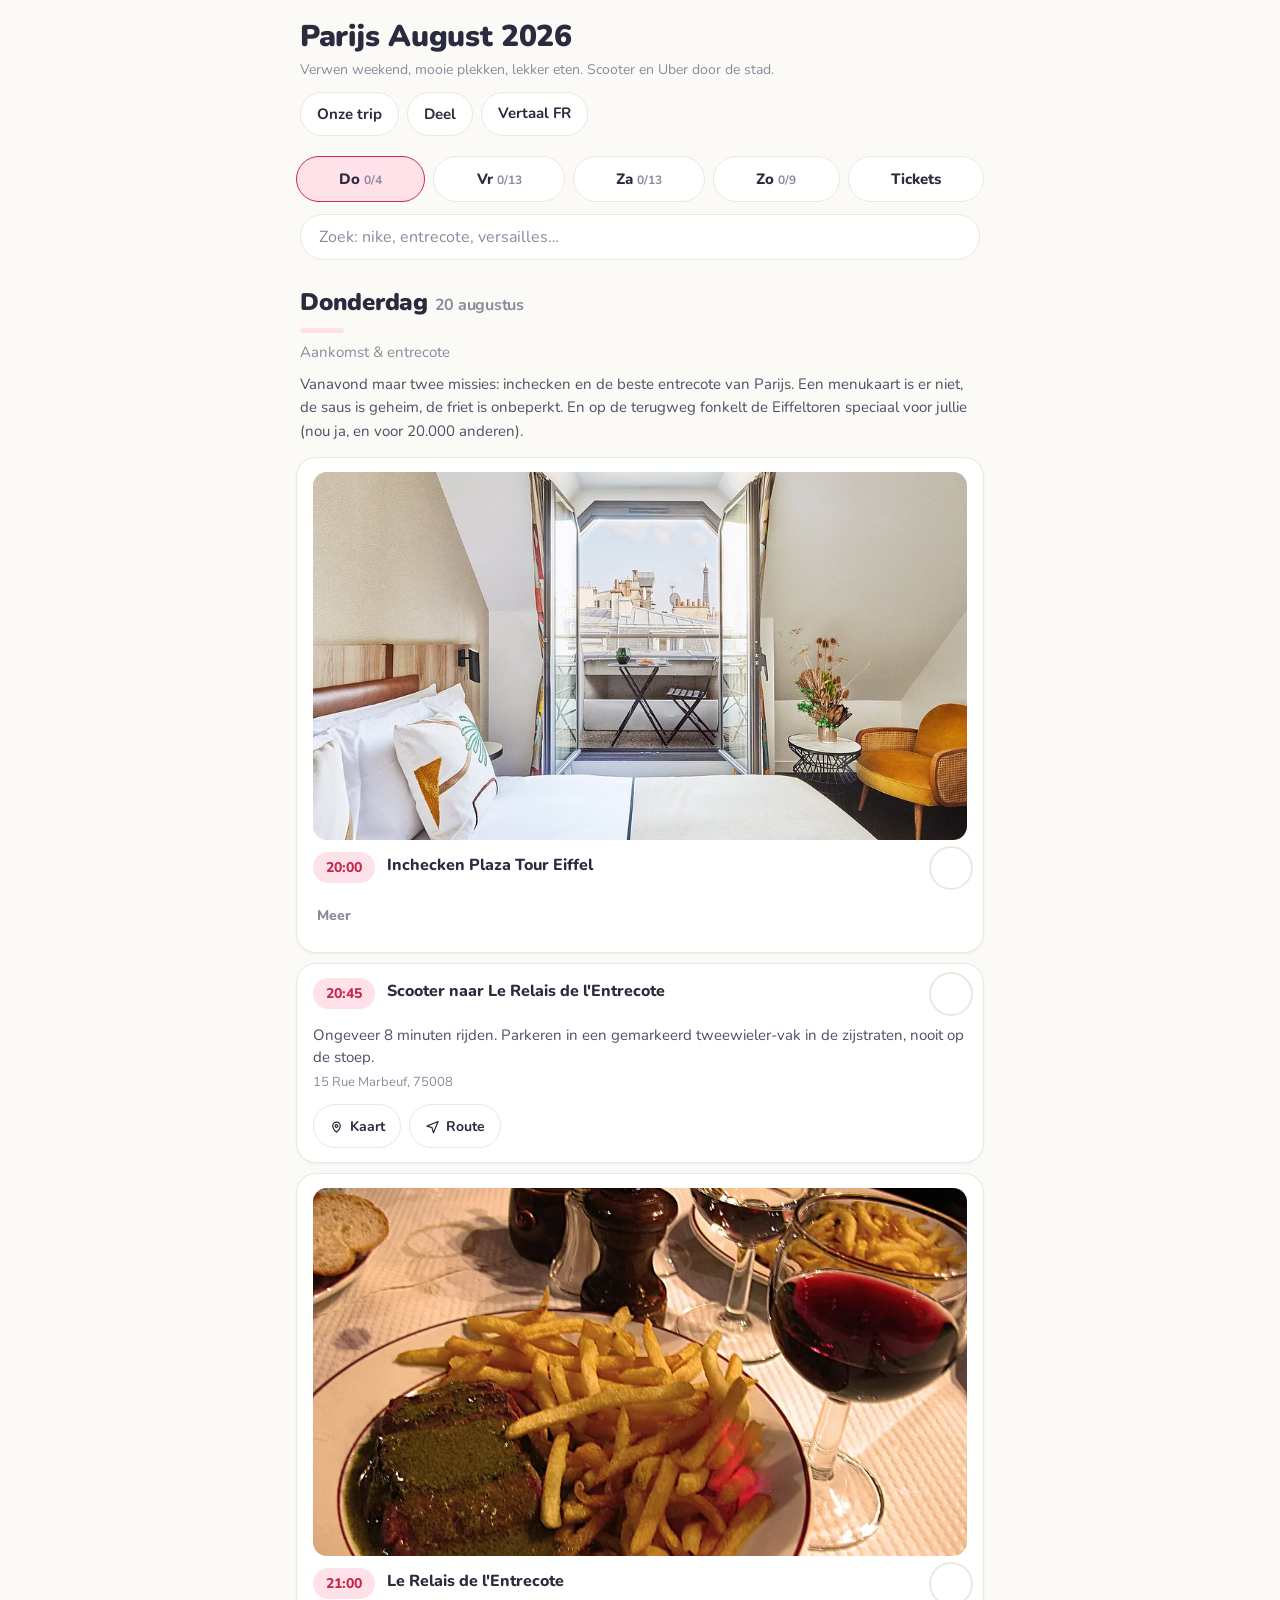
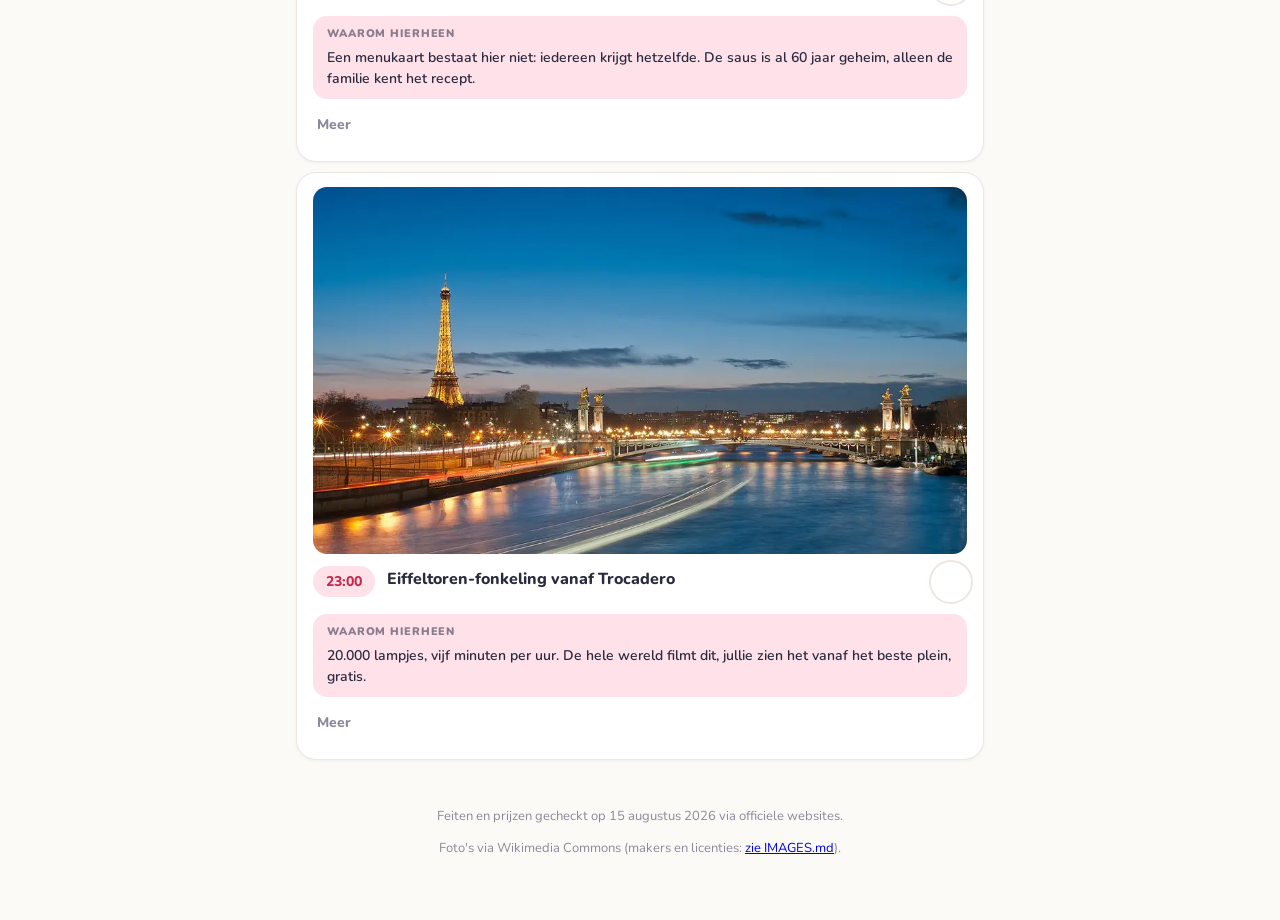
<file: site/index.html>
<!DOCTYPE html>
<html lang="nl">
<head>
  <meta charset="UTF-8">
  <meta name="viewport" content="width=device-width, initial-scale=1.0">
  <meta name="description" content="Verwen weekend, mooie plekken, lekker eten. Scooter en Uber door de stad.">
  <title>Parijs August 2026</title>
  <link rel="icon" href="img/icon.svg" type="image/svg+xml">
  <link rel="icon" href="img/icon-192.png" type="image/png" sizes="192x192">
  <link rel="apple-touch-icon" href="img/icon-180.png">
  <link rel="manifest" href="manifest.webmanifest">
  <meta name="theme-color" content="#FFE1EA">
  <meta name="apple-mobile-web-app-title" content="Parijs 2026">
  <link rel="preconnect" href="https://fonts.googleapis.com">
  <link rel="preconnect" href="https://fonts.gstatic.com" crossorigin>
  <link href="https://fonts.googleapis.com/css2?family=Nunito:wght@400;600;700;800;900&display=swap" rel="stylesheet">
  <link rel="preload" href="data/data.json" as="fetch" crossorigin>
  <link rel="stylesheet" href="css/style.css">
</head>
<body>
  <div class="app">

    <header class="header">
      <div class="header-row">
        <div class="header-titles">
          <h1 id="site-title">Parijs</h1>
          <p id="site-subtitle" class="subtitle"></p>
        </div>
        <div class="header-actions">
          <button class="btn-translate" id="trip-btn" type="button">Onze trip</button>
          <button class="btn-translate" id="share-btn" type="button">Deel</button>
          <a class="btn-translate" href="https://translate.google.com/?sl=nl&amp;tl=fr&amp;op=translate" target="_blank" rel="noopener">Vertaal FR</a>
        </div>
      </div>
    </header>

    <nav class="daynav" id="daynav" aria-label="Dagen"></nav>

    <div class="searchbar">
      <input type="search" id="search" placeholder="Zoek: nike, entrecote, versailles…" aria-label="Zoeken in het programma" autocomplete="off">
    </div>

    <main id="main">
      <section id="days"></section>
      <section id="tickets-view" hidden></section>
      <section id="search-view" hidden></section>
    </main>

    <div class="trip-overlay" id="trip-overlay" hidden>
      <div class="trip-panel">
        <div class="trip-head">
          <h2>Onze trip</h2>
          <button class="trip-close" id="trip-close" type="button" aria-label="Sluiten">&#215;</button>
        </div>
        <div id="trip-body"></div>
        <p class="trip-foot">Vinkjes worden op deze telefoon bewaard.</p>
      </div>
    </div>

    <footer class="footer">
      <p id="footer-checked"></p>
      <p>Foto's via Wikimedia Commons (makers en licenties: <a href="https://github.com/theunkok-arch/parijs0826/blob/main/docs/IMAGES.md" target="_blank" rel="noopener">zie IMAGES.md</a>).</p>
    </footer>

  </div>
  <script src="js/app.js"></script>
</body>
</html>
</file>
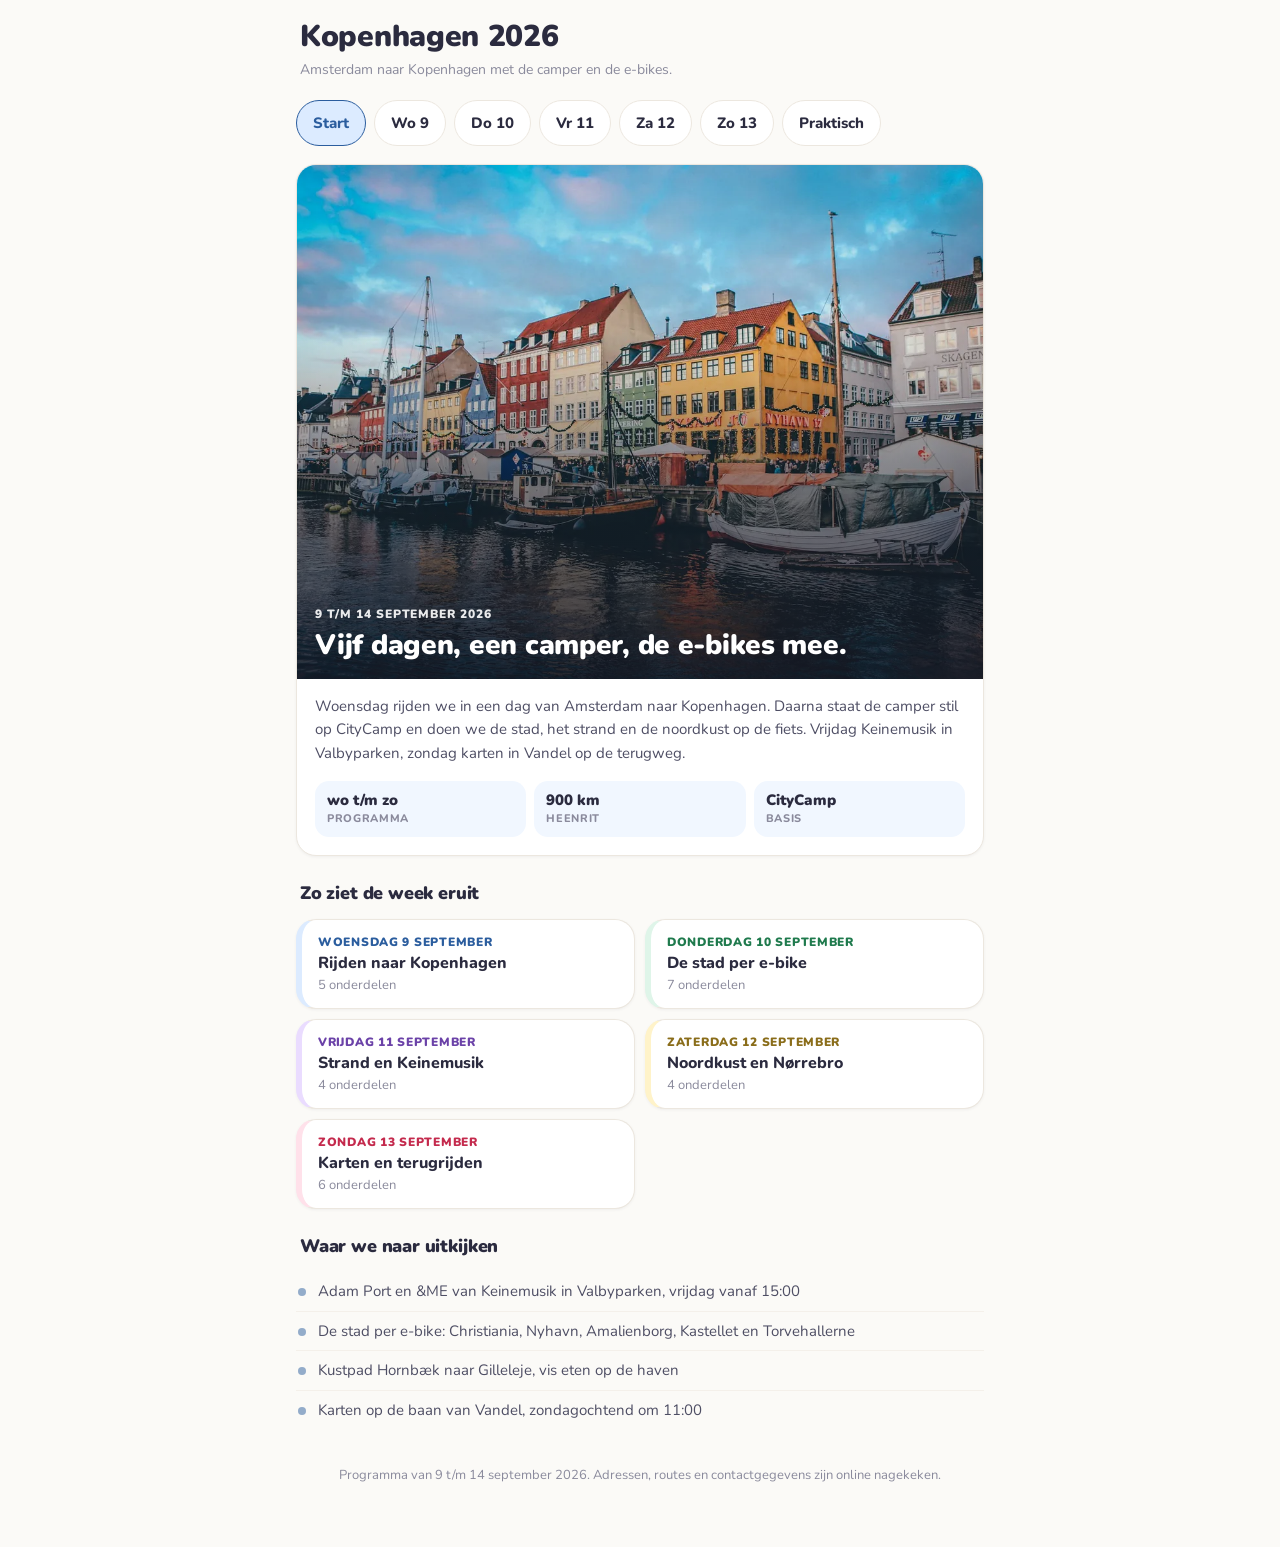
<file: kopenhagen2026/site/index.html>
<!DOCTYPE html>
<html lang="nl">
<head>
  <meta charset="UTF-8">
  <meta name="viewport" content="width=device-width, initial-scale=1.0">
  <meta name="description" content="Campertrip Amsterdam naar Kopenhagen, 9 t/m 14 september 2026. Programma per dag, routes en praktische info.">
  <title>Kopenhagen 2026</title>

  <link rel="icon" href="img/icon.svg" type="image/svg+xml">
  <link rel="icon" href="img/icon-192.png" type="image/png" sizes="192x192">
  <link rel="apple-touch-icon" href="img/icon-180.png">
  <link rel="manifest" href="manifest.webmanifest">
  <meta name="theme-color" content="#DCEBFF">
  <meta name="apple-mobile-web-app-title" content="Kopenhagen 2026">

  <link rel="preconnect" href="https://fonts.googleapis.com">
  <link rel="preconnect" href="https://fonts.gstatic.com" crossorigin>
  <link href="https://fonts.googleapis.com/css2?family=Nunito:wght@400;600;700;800;900&display=swap" rel="stylesheet">
  <link rel="preload" href="data/reis.json" as="fetch" crossorigin>
  <link rel="stylesheet" href="css/style.css">
</head>
<body>
  <div class="app">

    <header class="header">
      <div class="header-titles">
        <h1 id="site-title">Kopenhagen</h1>
        <p class="subtitle" id="site-subtitle"></p>
      </div>
    </header>

    <nav class="daynav" id="daynav" aria-label="Onderdelen"></nav>

    <main id="main">
      <p class="loading">Programma laden…</p>
    </main>

    <footer class="footer">
      <p id="footer-status"></p>
    </footer>

  </div>

  <script type="module" src="js/app.js"></script>
</body>
</html>
</file>
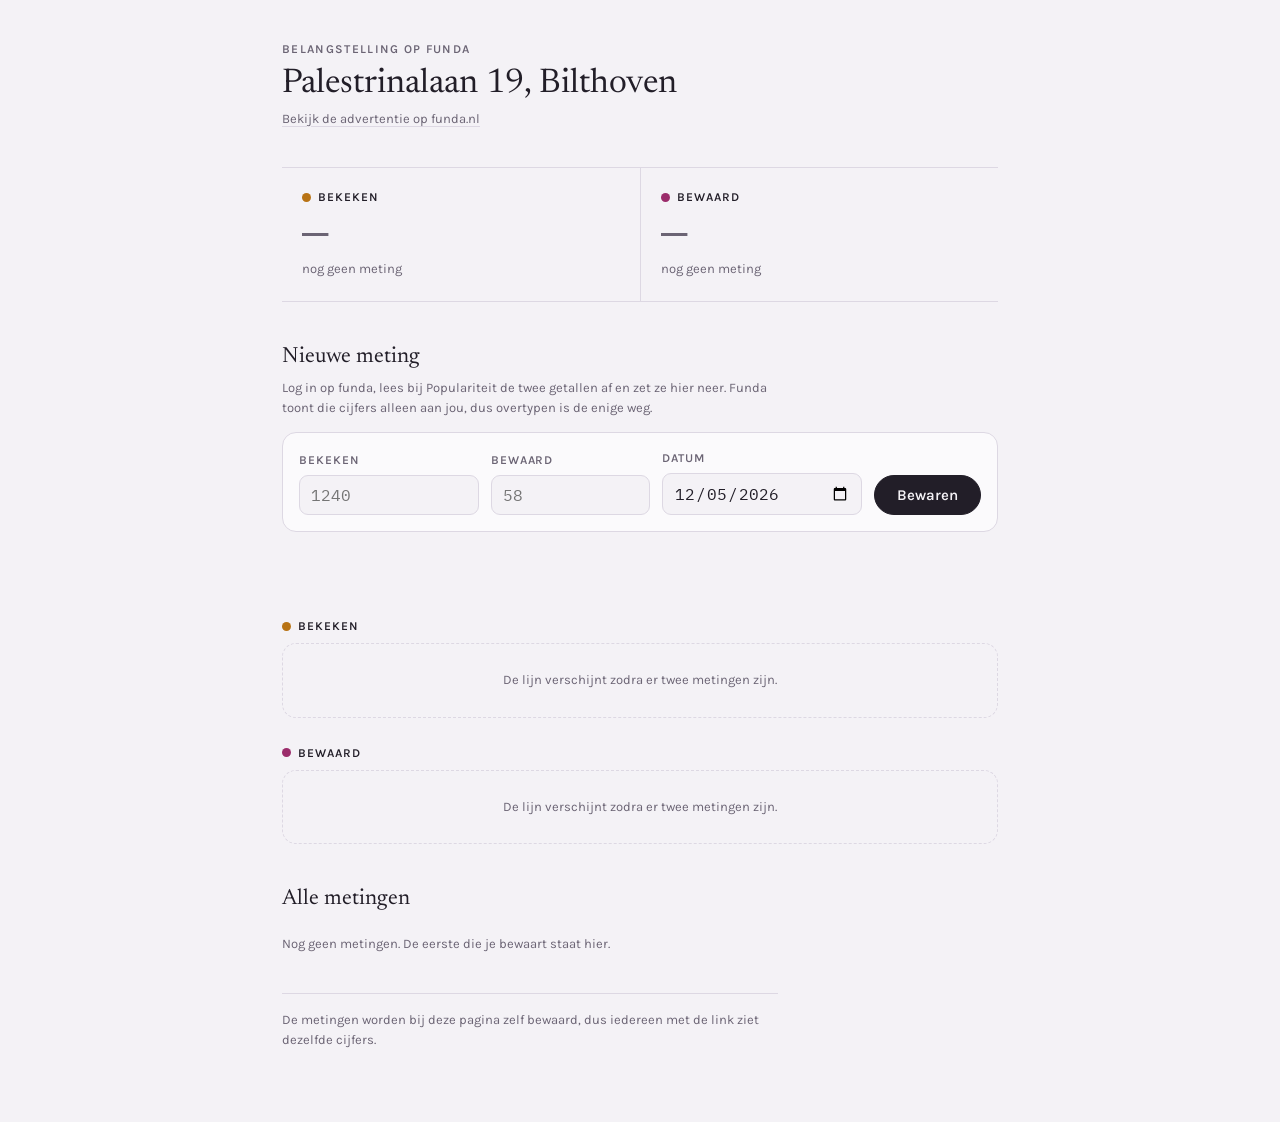
<file: tracker/dashboard.html>
<title>Palestrinalaan 19</title>
<link rel="preconnect" href="https://fonts.gstatic.com" crossorigin>
<link rel="stylesheet" href="https://fonts.googleapis.com/css2?family=Newsreader:ital,opsz,wght@0,6..72,400;0,6..72,500;1,6..72,400&family=Karla:wght@400;500;600&family=IBM+Plex+Mono:wght@400;500&display=swap">
<style>
  :root {
    --grond: #F4F2F6;
    --vlak: #FBFAFC;
    --inkt: #221E28;
    --gedempt: #6B6474;
    --haarlijn: #DDD8E3;
    --haarlijn-zacht: #E9E5EE;
    --bekeken: #B87314;
    --bewaard: #9B2C6B;
    --bekeken-vlak: rgba(184, 115, 20, 0.13);
    --bewaard-vlak: rgba(155, 44, 107, 0.13);
    --focus: #4A3F5C;

    --schaal-eyebrow: 0.75rem;
    --schaal-klein: 0.8125rem;
    --schaal-tekst: 0.9375rem;
    --schaal-kop: 1.375rem;
    --schaal-titel: 2.125rem;
    --schaal-cijfer: 2.75rem;
  }

  @media (prefers-color-scheme: dark) {
    :root:not([data-theme="light"]) {
      --grond: #1A1720;
      --vlak: #221E2A;
      --inkt: #EDE9F0;
      --gedempt: #9C93A8;
      --haarlijn: #332D3C;
      --haarlijn-zacht: #2A2532;
      --bekeken: #BE8129;
      --bewaard: #CB6FA4;
      --bekeken-vlak: rgba(190, 129, 41, 0.16);
      --bewaard-vlak: rgba(203, 111, 164, 0.16);
      --focus: #B9AECB;
    }
  }

  :root[data-theme="dark"] {
    --grond: #1A1720;
    --vlak: #221E2A;
    --inkt: #EDE9F0;
    --gedempt: #9C93A8;
    --haarlijn: #332D3C;
    --haarlijn-zacht: #2A2532;
    --bekeken: #BE8129;
    --bewaard: #CB6FA4;
    --bekeken-vlak: rgba(190, 129, 41, 0.16);
    --bewaard-vlak: rgba(203, 111, 164, 0.16);
    --focus: #B9AECB;
  }

  * { box-sizing: border-box; }

  body {
    margin: 0;
    background: var(--grond);
    color: var(--inkt);
    font-family: "Karla", ui-sans-serif, system-ui, sans-serif;
    font-size: var(--schaal-tekst);
    line-height: 1.55;
    -webkit-font-smoothing: antialiased;
  }

  .blad {
    max-width: 760px;
    margin: 0 auto;
    padding: 40px 22px 72px;
    display: flex;
    flex-direction: column;
    gap: 38px;
  }

  a { color: inherit; }

  :focus-visible {
    outline: 2px solid var(--focus);
    outline-offset: 2px;
    border-radius: 3px;
  }

  /* ---------------------------------------------------------- kop */

  .kop { display: flex; flex-direction: column; gap: 6px; }

  .eyebrow {
    font-size: var(--schaal-eyebrow);
    letter-spacing: 0.11em;
    text-transform: uppercase;
    color: var(--gedempt);
    font-weight: 600;
  }

  .adres {
    font-family: "Newsreader", ui-serif, Georgia, serif;
    font-size: var(--schaal-titel);
    font-weight: 400;
    line-height: 1.12;
    margin: 0;
    text-wrap: balance;
  }

  .kop-link {
    font-size: var(--schaal-klein);
    color: var(--gedempt);
    text-decoration-color: var(--haarlijn);
    text-underline-offset: 3px;
    width: fit-content;
  }
  .kop-link:hover { color: var(--inkt); }

  /* ---------------------------------------------------------- cijfers */

  .cijfers {
    display: grid;
    grid-template-columns: 1fr 1fr;
    gap: 1px;
    background: var(--haarlijn);
    border-block: 1px solid var(--haarlijn);
  }

  .cijfer {
    background: var(--grond);
    padding: 20px 20px 22px;
    display: flex;
    flex-direction: column;
    gap: 3px;
  }

  .cijfer-label {
    font-size: var(--schaal-eyebrow);
    letter-spacing: 0.09em;
    text-transform: uppercase;
    font-weight: 600;
    display: flex;
    align-items: center;
    gap: 7px;
  }

  .stip {
    width: 9px; height: 9px;
    border-radius: 50%;
    flex: none;
  }
  .stip-bekeken { background: var(--bekeken); }
  .stip-bewaard { background: var(--bewaard); }

  .cijfer-waarde {
    font-family: "IBM Plex Mono", ui-monospace, monospace;
    font-size: var(--schaal-cijfer);
    font-weight: 500;
    font-variant-numeric: tabular-nums;
    line-height: 1.05;
    letter-spacing: -0.02em;
  }
  .cijfer-waarde.leeg { color: var(--gedempt); font-weight: 400; }

  .cijfer-noot {
    font-size: var(--schaal-klein);
    color: var(--gedempt);
    font-variant-numeric: tabular-nums;
  }

  /* ---------------------------------------------------------- invoer */

  .kaart-titel {
    font-family: "Newsreader", ui-serif, Georgia, serif;
    font-size: var(--schaal-kop);
    font-weight: 400;
    margin: 0 0 4px;
  }

  .sectie { display: flex; flex-direction: column; gap: 14px; }

  .uitleg {
    font-size: var(--schaal-klein);
    color: var(--gedempt);
    margin: 0;
    max-width: 62ch;
  }

  .formulier {
    display: flex;
    flex-wrap: wrap;
    align-items: flex-end;
    gap: 12px;
    background: var(--vlak);
    border: 1px solid var(--haarlijn);
    border-radius: 14px;
    padding: 16px;
  }

  .veld { display: flex; flex-direction: column; gap: 5px; }
  .veld-bekeken { flex: 1 1 130px; }
  .veld-bewaard { flex: 1 1 110px; }
  .veld-datum { flex: 1 1 150px; }

  .veld label {
    font-size: var(--schaal-eyebrow);
    letter-spacing: 0.08em;
    text-transform: uppercase;
    font-weight: 600;
    color: var(--gedempt);
  }

  .veld input {
    font-family: "IBM Plex Mono", ui-monospace, monospace;
    font-size: 1rem;
    font-variant-numeric: tabular-nums;
    color: var(--inkt);
    background: var(--grond);
    border: 1px solid var(--haarlijn);
    border-radius: 9px;
    padding: 9px 11px;
    width: 100%;
    min-width: 0;
  }
  .veld input:focus { border-color: var(--focus); }

  .knop {
    font-family: inherit;
    font-size: var(--schaal-tekst);
    font-weight: 600;
    color: var(--grond);
    background: var(--inkt);
    border: 1px solid var(--inkt);
    border-radius: 999px;
    padding: 10px 22px;
    cursor: pointer;
    flex: 0 0 auto;
  }
  .knop:hover { opacity: 0.88; }
  .knop:disabled { opacity: 0.45; cursor: default; }

  .melding {
    font-size: var(--schaal-klein);
    color: var(--gedempt);
    min-height: 1.4em;
    margin: 0;
  }
  .melding.fout { color: var(--bewaard); }

  /* ---------------------------------------------------------- grafiek */

  .grafieken { display: flex; flex-direction: column; gap: 26px; }

  .grafiek-kop {
    display: flex;
    align-items: baseline;
    justify-content: space-between;
    gap: 12px;
    margin-bottom: 8px;
  }

  .grafiek-titel {
    font-size: var(--schaal-eyebrow);
    letter-spacing: 0.09em;
    text-transform: uppercase;
    font-weight: 600;
    display: flex;
    align-items: center;
    gap: 7px;
    margin: 0;
  }

  .grafiek-bereik {
    font-family: "IBM Plex Mono", ui-monospace, monospace;
    font-size: var(--schaal-klein);
    color: var(--gedempt);
    font-variant-numeric: tabular-nums;
  }

  .plot { position: relative; }
  .plot svg { display: block; width: 100%; height: auto; overflow: visible; }

  .grafiek-leeg {
    border: 1px dashed var(--haarlijn);
    border-radius: 14px;
    padding: 26px 18px;
    text-align: center;
    font-size: var(--schaal-klein);
    color: var(--gedempt);
  }

  .tip {
    position: absolute;
    pointer-events: none;
    background: var(--vlak);
    border: 1px solid var(--haarlijn);
    border-radius: 9px;
    padding: 7px 10px;
    font-size: var(--schaal-klein);
    line-height: 1.35;
    white-space: nowrap;
    box-shadow: 0 6px 18px rgba(20, 15, 28, 0.14);
    transform: translate(-50%, -120%);
    opacity: 0;
    transition: opacity 0.12s ease;
  }
  .tip strong {
    font-family: "IBM Plex Mono", ui-monospace, monospace;
    font-variant-numeric: tabular-nums;
    font-weight: 500;
  }

  /* ---------------------------------------------------------- tabel */

  .tabel-wikkel { overflow-x: auto; }

  table {
    width: 100%;
    border-collapse: collapse;
    font-variant-numeric: tabular-nums;
  }

  th {
    text-align: right;
    font-size: var(--schaal-eyebrow);
    letter-spacing: 0.08em;
    text-transform: uppercase;
    color: var(--gedempt);
    font-weight: 600;
    padding: 0 0 9px;
    border-bottom: 1px solid var(--haarlijn);
    white-space: nowrap;
  }
  th:first-child, td:first-child { text-align: left; }

  td {
    font-family: "IBM Plex Mono", ui-monospace, monospace;
    font-size: var(--schaal-klein);
    text-align: right;
    padding: 9px 0;
    border-bottom: 1px solid var(--haarlijn-zacht);
    white-space: nowrap;
  }
  td.datum { font-family: "Karla", ui-sans-serif, system-ui, sans-serif; }
  td.groei { color: var(--gedempt); }
  th + th, td + td { padding-left: 18px; }

  .voet {
    font-size: var(--schaal-klein);
    color: var(--gedempt);
    border-top: 1px solid var(--haarlijn);
    padding-top: 16px;
    margin: 0;
    max-width: 62ch;
  }

  @media (max-width: 480px) {
    :root { --schaal-cijfer: 2.25rem; --schaal-titel: 1.75rem; }
    .knop { width: 100%; }
  }

  @media (prefers-reduced-motion: reduce) {
    * { transition: none !important; animation: none !important; }
  }
</style>

<div class="blad">
  <header class="kop">
    <div class="eyebrow">Belangstelling op Funda</div>
    <h1 class="adres">Palestrinalaan 19, Bilthoven</h1>
    <a class="kop-link" href="https://www.funda.nl/detail/17201073" target="_blank" rel="noopener">Bekijk de advertentie op funda.nl</a>
  </header>

  <section class="cijfers" data-render="cijfers"></section>

  <section class="sectie" data-invoer>
    <div>
      <h2 class="kaart-titel">Nieuwe meting</h2>
      <p class="uitleg">Log in op funda, lees bij Populariteit de twee getallen af en zet ze hier neer. Funda toont die cijfers alleen aan jou, dus overtypen is de enige weg.</p>
    </div>
    <form class="formulier" id="formulier">
      <div class="veld veld-bekeken">
        <label for="in-bekeken">Bekeken</label>
        <input id="in-bekeken" name="bekeken" type="number" min="0" step="1" inputmode="numeric" placeholder="1240">
      </div>
      <div class="veld veld-bewaard">
        <label for="in-bewaard">Bewaard</label>
        <input id="in-bewaard" name="bewaard" type="number" min="0" step="1" inputmode="numeric" placeholder="58">
      </div>
      <div class="veld veld-datum">
        <label for="in-datum">Datum</label>
        <input id="in-datum" name="datum" type="date">
      </div>
      <button class="knop" type="submit" id="bewaarknop">Bewaren</button>
    </form>
    <p class="melding" id="melding"></p>
  </section>

  <section class="grafieken" data-render="grafieken"></section>

  <section class="sectie">
    <h2 class="kaart-titel">Alle metingen</h2>
    <div class="tabel-wikkel" data-render="tabel"></div>
  </section>

  <p class="voet" id="voet">De metingen worden bij deze pagina zelf bewaard, dus iedereen met de link ziet dezelfde cijfers.</p>
</div>

<script type="application/json" id="metingen" data-eigen>[]</script>

<script data-eigen>
(function () {
  "use strict";

  var metingen = [];
  try {
    metingen = JSON.parse(document.getElementById("metingen").textContent) || [];
  } catch (e) {
    metingen = [];
  }

  var artifact = null;
  var bezig = false;

  var nlGetal = new Intl.NumberFormat("nl-NL");
  var nlDatumKort = new Intl.DateTimeFormat("nl-NL", { day: "numeric", month: "short" });
  var nlDatumLang = new Intl.DateTimeFormat("nl-NL", { day: "numeric", month: "long", year: "numeric" });

  function alsDatum(iso) {
    var d = iso.split("-");
    return new Date(Date.UTC(+d[0], +d[1] - 1, +d[2]));
  }

  function dagenTussen(isoA, isoB) {
    return Math.round((alsDatum(isoB) - alsDatum(isoA)) / 86400000);
  }

  function vandaagISO() {
    var nu = new Date();
    return new Date(nu.getTime() - nu.getTimezoneOffset() * 60000).toISOString().slice(0, 10);
  }

  function sorteer() {
    metingen.sort(function (a, b) { return a.datum < b.datum ? -1 : a.datum > b.datum ? 1 : 0; });
  }

  function verschilTekst(nu, eerder) {
    if (typeof nu !== "number" || typeof eerder !== "number") return "";
    var d = nu - eerder;
    if (d === 0) return "gelijk";
    return (d > 0 ? "+" : "−") + nlGetal.format(Math.abs(d));
  }

  // -------------------------------------------------------------- cijfers

  function toonCijfers() {
    var doel = document.querySelector('[data-render="cijfers"]');
    var laatste = metingen[metingen.length - 1] || null;
    var vorige = metingen[metingen.length - 2] || null;

    doel.innerHTML = [
      paneel("Bekeken", "bekeken", laatste, vorige),
      paneel("Bewaard", "bewaard", laatste, vorige)
    ].join("");
  }

  function paneel(titel, sleutel, laatste, vorige) {
    var waarde = laatste && typeof laatste[sleutel] === "number" ? laatste[sleutel] : null;
    var noot;

    if (waarde === null) {
      noot = "nog geen meting";
    } else if (vorige && typeof vorige[sleutel] === "number") {
      var dagen = dagenTussen(vorige.datum, laatste.datum);
      noot = verschilTekst(waarde, vorige[sleutel]) + " in " + dagen + (dagen === 1 ? " dag" : " dagen");
    } else {
      noot = "eerste meting, " + nlDatumLang.format(alsDatum(laatste.datum));
    }

    return '<div class="cijfer">' +
      '<div class="cijfer-label"><span class="stip stip-' + sleutel + '"></span>' + titel + "</div>" +
      '<div class="cijfer-waarde' + (waarde === null ? " leeg" : "") + '">' +
        (waarde === null ? "—" : nlGetal.format(waarde)) +
      "</div>" +
      '<div class="cijfer-noot">' + noot + "</div>" +
      "</div>";
  }

  // -------------------------------------------------------------- grafieken

  function toonGrafieken() {
    var doel = document.querySelector('[data-render="grafieken"]');
    var breedte = doel.clientWidth || Math.min(640, window.innerWidth - 44);
    doel.innerHTML = "";
    doel.appendChild(grafiek("Bekeken", "bekeken", "var(--bekeken)", "var(--bekeken-vlak)", breedte));
    doel.appendChild(grafiek("Bewaard", "bewaard", "var(--bewaard)", "var(--bewaard-vlak)", breedte));
  }

  // Ronde asgetallen lezen sneller dan de exacte randen van de data.
  function nettePlafond(max) {
    if (!(max > 0)) return 5;
    var mag = Math.pow(10, Math.floor(Math.log10(max)));
    var stappen = [1, 1.5, 2, 2.5, 3, 4, 5, 6, 8, 10];
    for (var i = 0; i < stappen.length; i++) {
      if (stappen[i] * mag >= max) return stappen[i] * mag;
    }
    return 10 * mag;
  }

  function grafiek(titel, sleutel, lijnKleur, vlakKleur, breedte) {
    var punten = metingen.filter(function (m) { return typeof m[sleutel] === "number"; });

    var blok = document.createElement("figure");
    blok.style.margin = "0";

    var kop = document.createElement("div");
    kop.className = "grafiek-kop";
    kop.innerHTML = '<h3 class="grafiek-titel"><span class="stip stip-' + sleutel + '"></span>' + titel + "</h3>" +
      '<span class="grafiek-bereik">' +
        (punten.length > 1
          ? nlDatumKort.format(alsDatum(punten[0].datum)) + " – " + nlDatumKort.format(alsDatum(punten[punten.length - 1].datum))
          : "") +
      "</span>";
    blok.appendChild(kop);

    if (punten.length < 2) {
      var leeg = document.createElement("div");
      leeg.className = "grafiek-leeg";
      leeg.textContent = punten.length === 0
        ? "De lijn verschijnt zodra er twee metingen zijn."
        : "Nog één meting. Vanaf de tweede loopt hier de lijn.";
      blok.appendChild(leeg);
      return blok;
    }

    var B = Math.max(320, Math.min(640, Math.round(breedte)));
    var H = B < 460 ? 200 : 170;
    var mL = 46, mR = 14, mT = 14, mB = 26;
    var pB = B - mL - mR, pH = H - mT - mB;

    var waarden = punten.map(function (p) { return p[sleutel]; });
    var max = Math.max.apply(null, waarden);
    var yMin = 0;
    var yMax = nettePlafond(max * 1.08);

    var t0 = alsDatum(punten[0].datum).getTime();
    var t1 = alsDatum(punten[punten.length - 1].datum).getTime();
    var spanT = t1 - t0 || 1;

    function x(p) { return mL + ((alsDatum(p.datum).getTime() - t0) / spanT) * pB; }
    function y(v) { return mT + (1 - (v - yMin) / (yMax - yMin)) * pH; }

    var xy = punten.map(function (p) { return { px: x(p), py: y(p[sleutel]), p: p }; });
    var lijn = xy.map(function (q, i) { return (i ? "L" : "M") + q.px.toFixed(1) + " " + q.py.toFixed(1); }).join(" ");
    var vlak = lijn + " L" + xy[xy.length - 1].px.toFixed(1) + " " + (mT + pH) + " L" + xy[0].px.toFixed(1) + " " + (mT + pH) + " Z";

    var ns = "http://www.w3.org/2000/svg";
    var svg = document.createElementNS(ns, "svg");
    svg.setAttribute("viewBox", "0 0 " + B + " " + H);
    svg.setAttribute("role", "img");
    svg.setAttribute("aria-label", titel + ": van " + nlGetal.format(waarden[0]) + " naar " + nlGetal.format(waarden[waarden.length - 1]));

    function el(naam, attrs) {
      var e = document.createElementNS(ns, naam);
      for (var k in attrs) { e.setAttribute(k, attrs[k]); }
      return e;
    }

    [yMax, (yMax + yMin) / 2, yMin].forEach(function (v) {
      svg.appendChild(el("line", {
        x1: mL, x2: mL + pB, y1: y(v), y2: y(v),
        stroke: "var(--haarlijn-zacht)", "stroke-width": 1
      }));
      var t = el("text", {
        x: mL - 9, y: y(v) + 3.5, "text-anchor": "end",
        fill: "var(--gedempt)", "font-size": 10.5,
        "font-family": "IBM Plex Mono, ui-monospace, monospace"
      });
      t.textContent = nlGetal.format(v);
      svg.appendChild(t);
    });

    svg.appendChild(el("path", { d: vlak, fill: vlakKleur, stroke: "none" }));
    svg.appendChild(el("path", {
      d: lijn, fill: "none", stroke: lijnKleur, "stroke-width": 2,
      "stroke-linejoin": "round", "stroke-linecap": "round"
    }));

    xy.forEach(function (q, i) {
      var laatst = i === xy.length - 1;
      svg.appendChild(el("circle", {
        cx: q.px, cy: q.py, r: laatst ? 4.5 : 2.6,
        fill: laatst ? lijnKleur : "var(--grond)",
        stroke: lijnKleur, "stroke-width": 2
      }));
    });

    [0, xy.length - 1].forEach(function (i, n) {
      if (n === 1 && xy.length < 2) return;
      var t = el("text", {
        x: xy[i].px, y: H - 7,
        "text-anchor": i === 0 ? "start" : "end",
        fill: "var(--gedempt)", "font-size": 10.5,
        "font-family": "Karla, ui-sans-serif, system-ui, sans-serif"
      });
      t.textContent = nlDatumKort.format(alsDatum(xy[i].p.datum));
      svg.appendChild(t);
    });

    var vizier = el("line", {
      y1: mT, y2: mT + pH, stroke: "var(--haarlijn)", "stroke-width": 1, opacity: 0
    });
    svg.appendChild(vizier);

    var plot = document.createElement("div");
    plot.className = "plot";
    plot.appendChild(svg);

    var tip = document.createElement("div");
    tip.className = "tip";
    plot.appendChild(tip);

    function volg(ev) {
      var vak = plot.getBoundingClientRect();
      var relX = ((ev.clientX - vak.left) / vak.width) * B;
      var dichtst = xy[0], best = Infinity;
      xy.forEach(function (q) {
        var d = Math.abs(q.px - relX);
        if (d < best) { best = d; dichtst = q; }
      });
      vizier.setAttribute("x1", dichtst.px);
      vizier.setAttribute("x2", dichtst.px);
      vizier.setAttribute("opacity", 1);
      tip.innerHTML = "<strong>" + nlGetal.format(dichtst.p[sleutel]) + "</strong> " + titel.toLowerCase() +
        "<br>" + nlDatumLang.format(alsDatum(dichtst.p.datum));
      tip.style.left = (dichtst.px / B) * 100 + "%";
      tip.style.top = (dichtst.py / H) * 100 + "%";
      tip.style.opacity = 1;
    }

    function stop() {
      vizier.setAttribute("opacity", 0);
      tip.style.opacity = 0;
    }

    plot.addEventListener("pointermove", volg);
    plot.addEventListener("pointerleave", stop);

    blok.appendChild(plot);
    return blok;
  }

  // -------------------------------------------------------------- tabel

  function toonTabel() {
    var doel = document.querySelector('[data-render="tabel"]');

    if (metingen.length === 0) {
      doel.innerHTML = '<p class="uitleg">Nog geen metingen. De eerste die je bewaart staat hier.</p>';
      return;
    }

    var rijen = metingen.slice().reverse().map(function (m, i, lijst) {
      var vorige = lijst[i + 1] || null;
      var dagen = vorige ? dagenTussen(vorige.datum, m.datum) : null;
      return "<tr>" +
        '<td class="datum">' + nlDatumLang.format(alsDatum(m.datum)) + "</td>" +
        "<td>" + (typeof m.bekeken === "number" ? nlGetal.format(m.bekeken) : "—") + "</td>" +
        '<td class="groei">' + (vorige ? verschilTekst(m.bekeken, vorige.bekeken) : "—") + "</td>" +
        "<td>" + (typeof m.bewaard === "number" ? nlGetal.format(m.bewaard) : "—") + "</td>" +
        '<td class="groei">' + (vorige ? verschilTekst(m.bewaard, vorige.bewaard) : "—") + "</td>" +
        '<td class="groei">' + (dagen === null ? "—" : dagen) + "</td>" +
        "</tr>";
    }).join("");

    doel.innerHTML = "<table><thead><tr>" +
      "<th>Datum</th><th>Bekeken</th><th>Groei</th><th>Bewaard</th><th>Groei</th><th>Dagen</th>" +
      "</tr></thead><tbody>" + rijen + "</tbody></table>";
  }

  function toonAlles() {
    toonCijfers();
    toonGrafieken();
    toonTabel();
  }

  // -------------------------------------------------------------- bewaren

  // Bouwt de versie die bewaard wordt. Alleen onze eigen inhoud gaat mee: geen
  // platform-scripts, geen gerenderde blokken, en geen toestand van het moment
  // (een uitgeschakelde knop tijdens het bewaren zou anders blijvend uitstaan).
  function heleDocument(nieuw) {
    var kopie = document.body.cloneNode(true);

    // Alleen onze eigen scripts blijven staan. Filteren op de inhoud van een
    // script kan niet: dit script zou dan op zichzelf matchen en zichzelf wissen.
    kopie.querySelectorAll("script").forEach(function (s) {
      if (!s.hasAttribute("data-eigen")) { s.remove(); }
    });
    kopie.querySelectorAll("[data-render]").forEach(function (n) { n.innerHTML = ""; });
    kopie.querySelectorAll("[disabled]").forEach(function (n) { n.removeAttribute("disabled"); });
    kopie.querySelectorAll("[hidden]").forEach(function (n) { n.removeAttribute("hidden"); });

    var vak = kopie.querySelector("#metingen");
    if (vak) { vak.textContent = JSON.stringify(nieuw); }
    var m = kopie.querySelector("#melding");
    if (m) { m.textContent = ""; m.className = "melding"; }
    var d = kopie.querySelector("#in-datum");
    if (d) { d.removeAttribute("value"); }

    return '<!doctype html>\n<html>\n<head>\n<meta charset="utf-8">\n' +
      '<meta name="viewport" content="width=device-width,initial-scale=1">\n' +
      "</head>\n<body>\n" + kopie.innerHTML + "\n</body>\n</html>";
  }

  var meldingVak = document.getElementById("melding");
  var knop = document.getElementById("bewaarknop");

  function meld(tekst, isFout) {
    meldingVak.textContent = tekst;
    meldingVak.className = isFout ? "melding fout" : "melding";
  }

  document.getElementById("formulier").addEventListener("submit", function (ev) {
    ev.preventDefault();
    if (bezig) return;

    var bekeken = document.getElementById("in-bekeken").value.trim();
    var bewaard = document.getElementById("in-bewaard").value.trim();
    var datum = document.getElementById("in-datum").value || vandaagISO();

    var bekekenN = bekeken === "" ? null : Math.round(+bekeken);
    var bewaardN = bewaard === "" ? null : Math.round(+bewaard);

    // Nul bekeken is geen meting maar een lege pagina: een woning die op funda
    // staat is altijd al een keer bekeken. Nul bewaard kan wel echt zijn.
    if (!(bekekenN > 0)) { bekekenN = null; }
    if (!(bewaardN >= 0)) { bewaardN = null; }

    if (bekekenN === null && !(bewaardN > 0)) {
      meld("Vul het aantal keer bekeken in. Nul is geen meting, dat is een lege pagina.", true);
      return;
    }
    if (!artifact) {
      meld("Bewaren kan hier niet: deze weergave heeft geen schrijfrechten op de pagina.", true);
      return;
    }

    var nieuweMeting = { datum: datum, bekeken: bekekenN, bewaard: bewaardN };

    var kopieLijst = metingen.filter(function (m) { return m.datum !== datum; });
    kopieLijst.push(nieuweMeting);
    kopieLijst.sort(function (a, b) { return a.datum < b.datum ? -1 : a.datum > b.datum ? 1 : 0; });

    bezig = true;
    knop.disabled = true;
    meld("Bezig met bewaren…");

    artifact.publish(heleDocument(kopieLijst)).then(function () {
      metingen = kopieLijst;
      toonAlles();
      meld("Bewaard.");
    }).catch(function (fout) {
      var code = fout && fout.code;
      if (code === "conflict") {
        meld("Iemand anders bewaarde net iets. De pagina laadt die versie, probeer het daarna opnieuw.", true);
      } else if (code === "not_granted" || code === "not_writer") {
        meld("Je kunt deze pagina wel bekijken, maar niet aanpassen.", true);
        verbergFormulier();
      } else {
        meld("Bewaren lukte niet. Probeer het zo nog eens.", true);
      }
    }).then(function () {
      bezig = false;
      knop.disabled = false;
    });
  });

  function verbergFormulier() {
    var vak = document.querySelector("[data-invoer]");
    if (vak) { vak.hidden = true; }
  }

  // -------------------------------------------------------------- start

  sorteer();
  document.getElementById("in-datum").value = vandaagISO();
  toonAlles();

  var hertekenTimer = null;
  window.addEventListener("resize", function () {
    clearTimeout(hertekenTimer);
    hertekenTimer = setTimeout(toonGrafieken, 180);
  });

  if (window.claude && typeof window.claude.use === "function") {
    window.claude.use("artifact").then(function (ns) {
      artifact = ns;
      if (!ns) {
        verbergFormulier();
        document.getElementById("voet").textContent =
          "Meelezen kan, aanpassen niet. Alleen wie de pagina mag bewerken kan hier metingen toevoegen.";
      }
    }).catch(function () { verbergFormulier(); });
  } else {
    verbergFormulier();
  }
})();
</script>
</file>
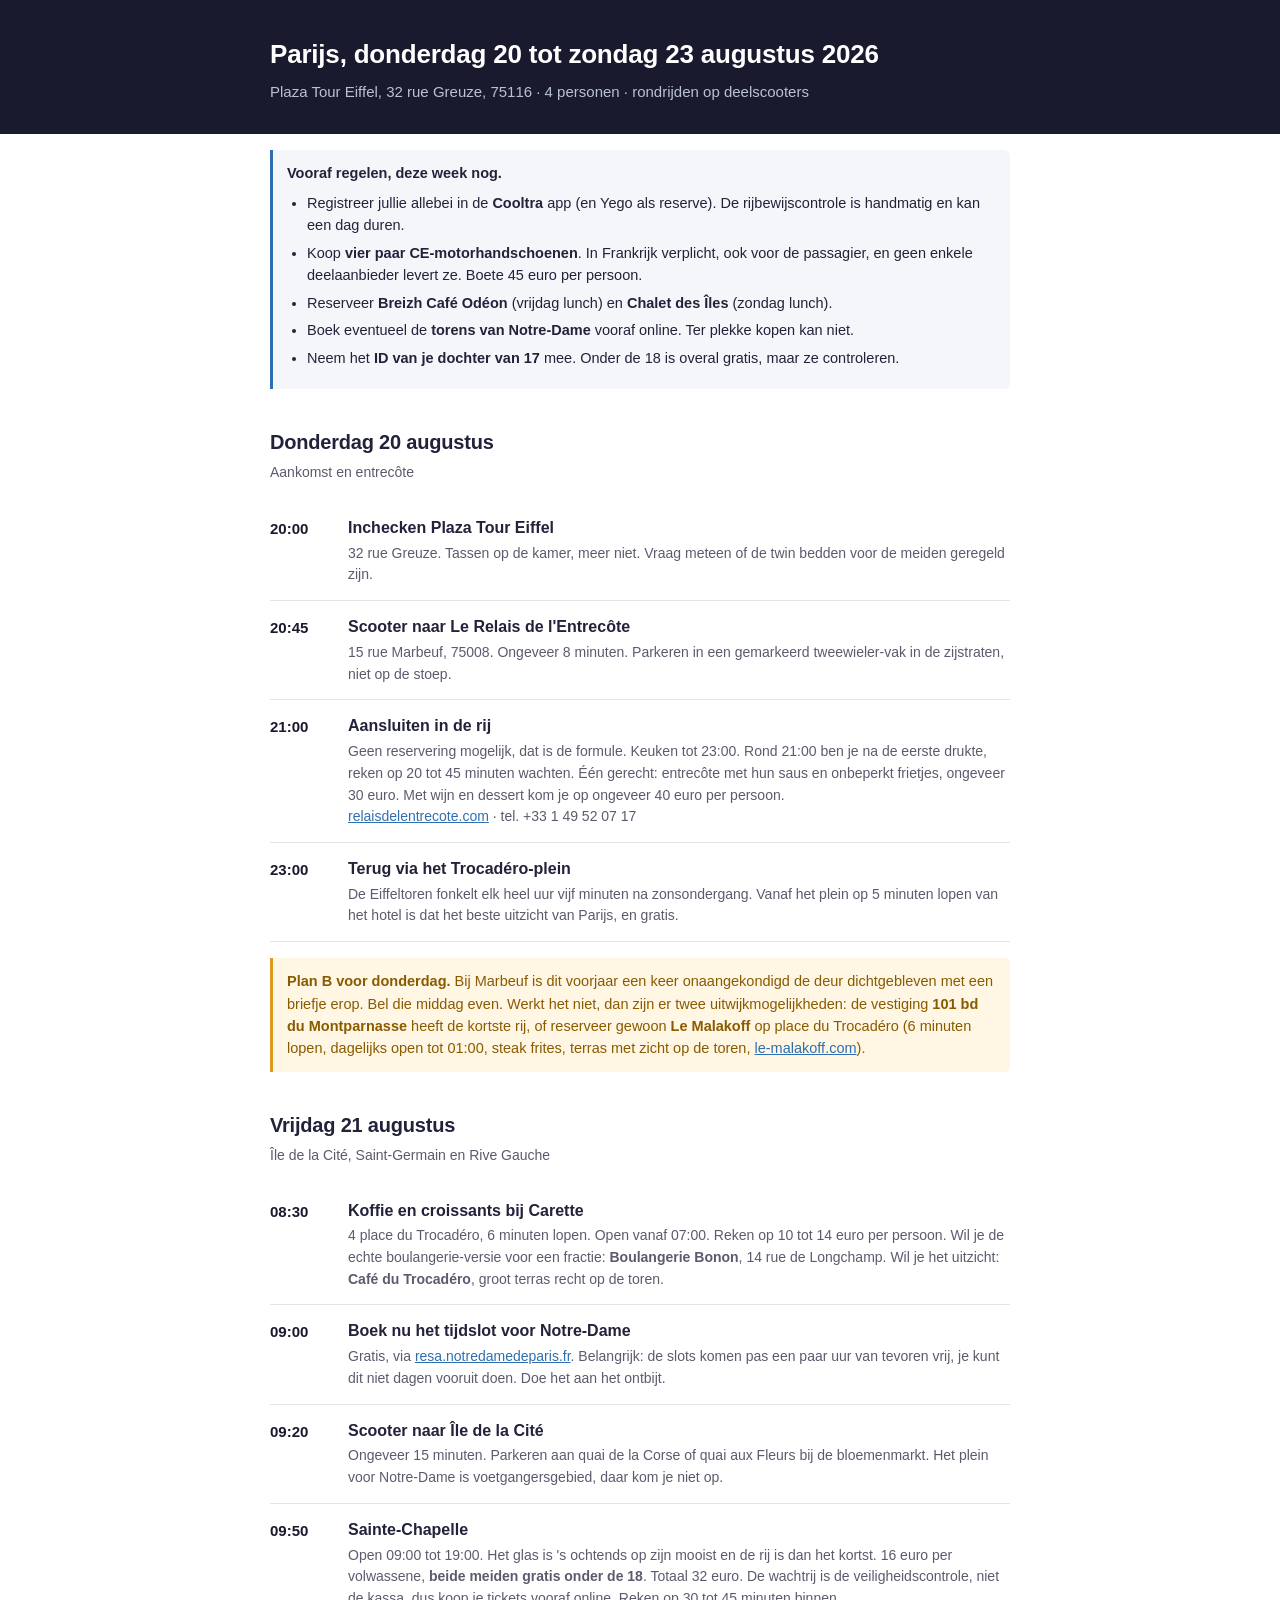
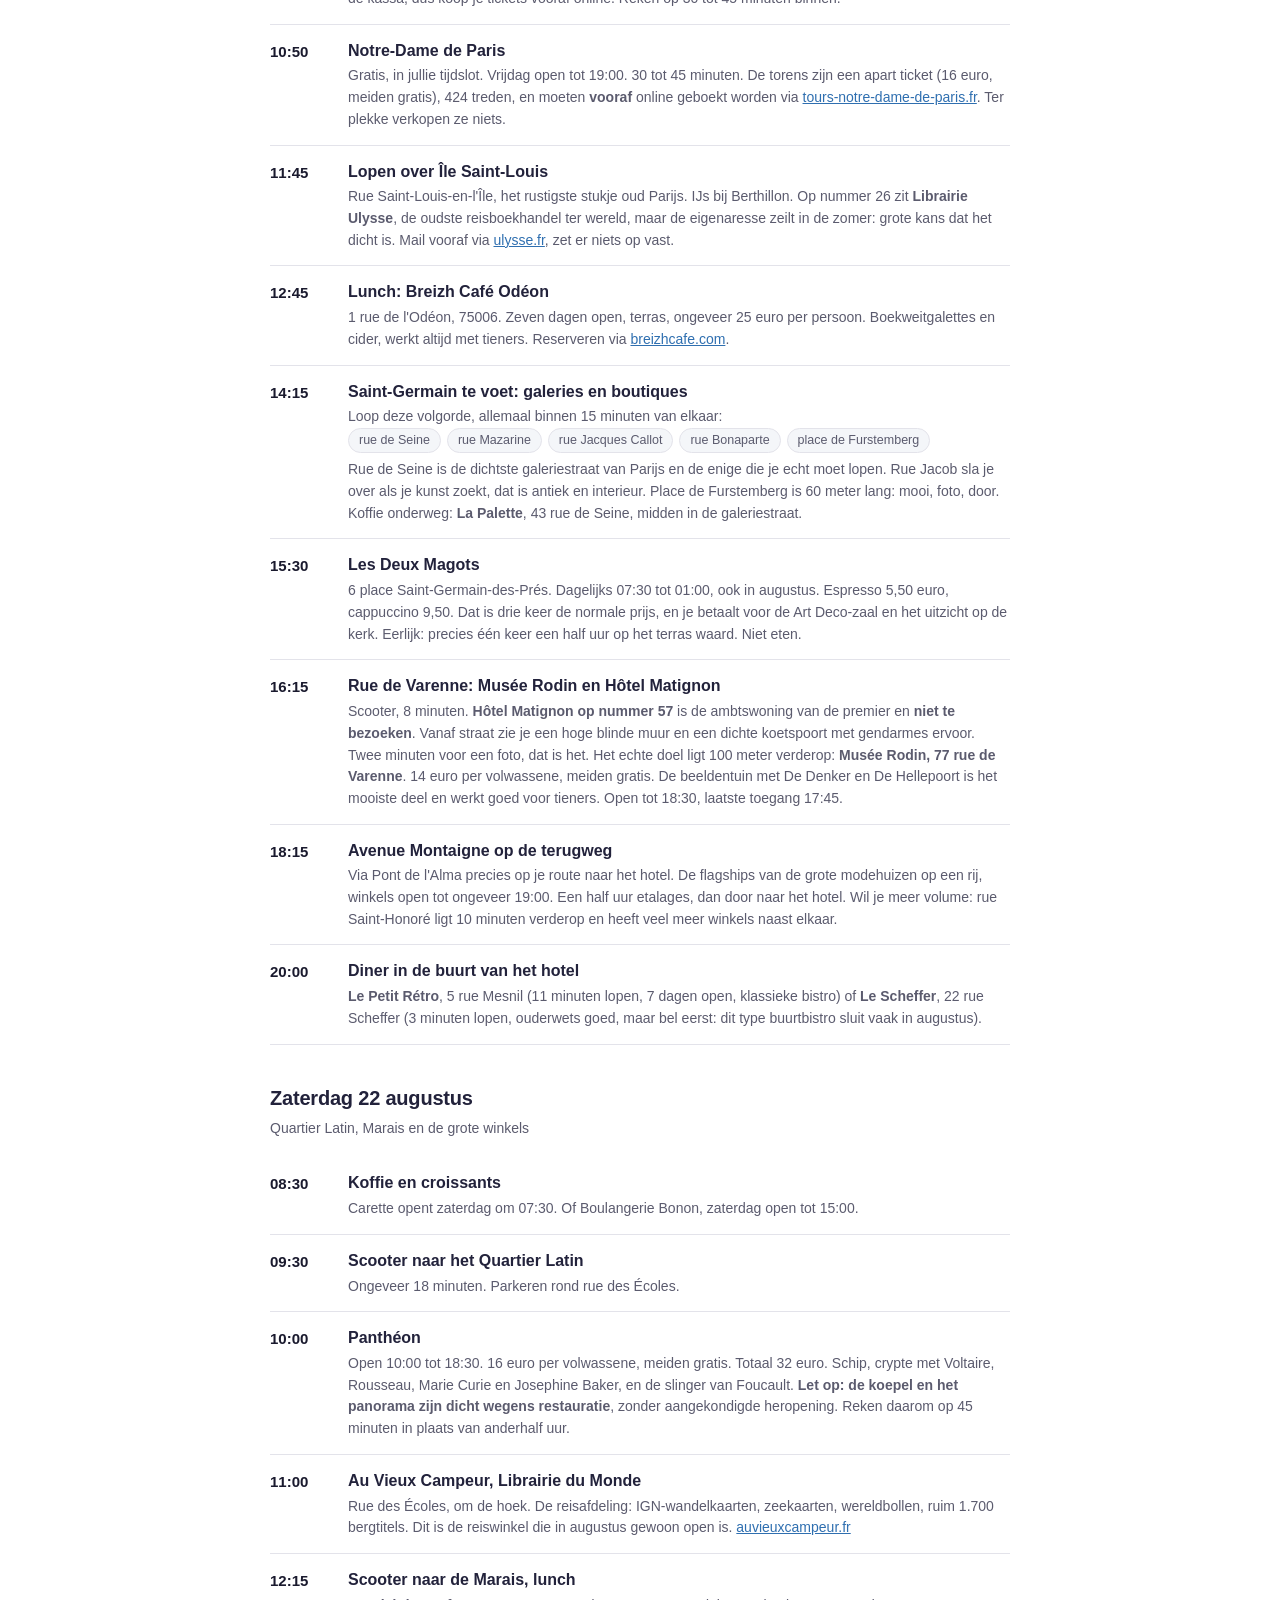
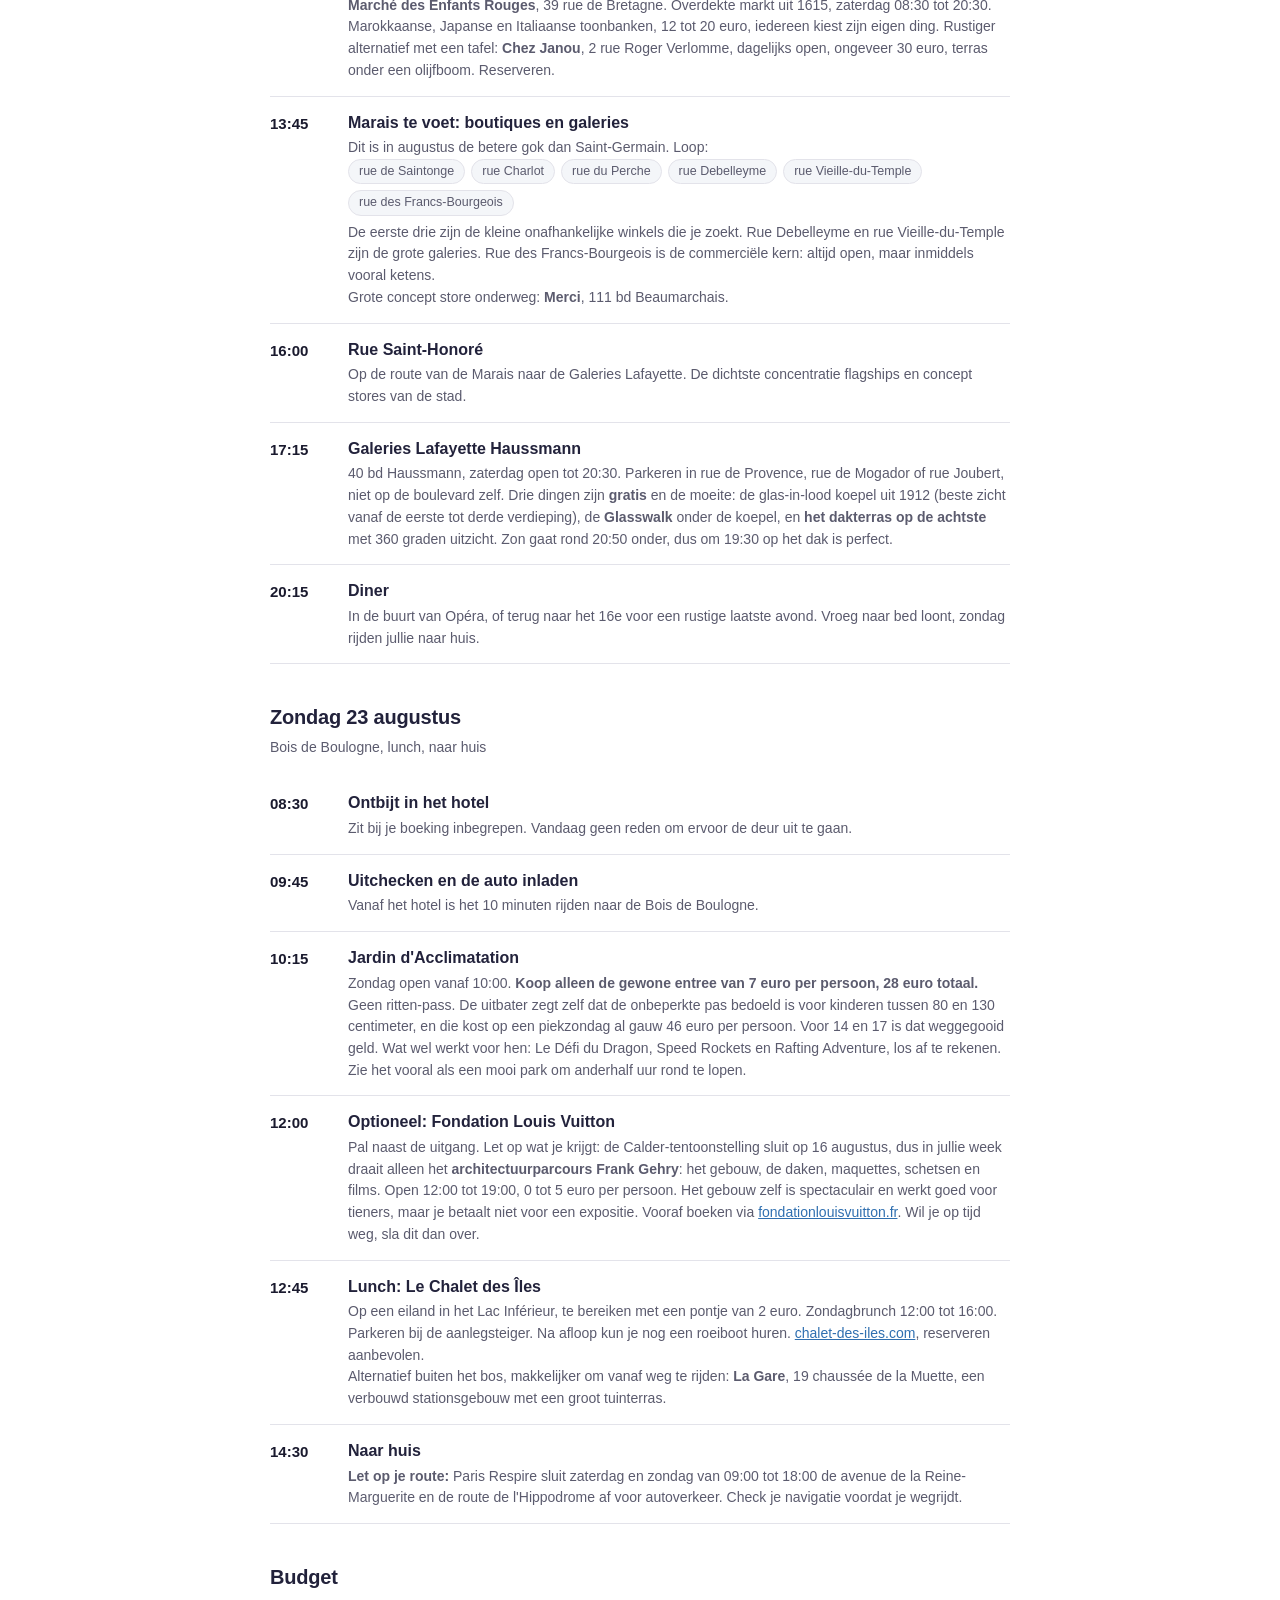
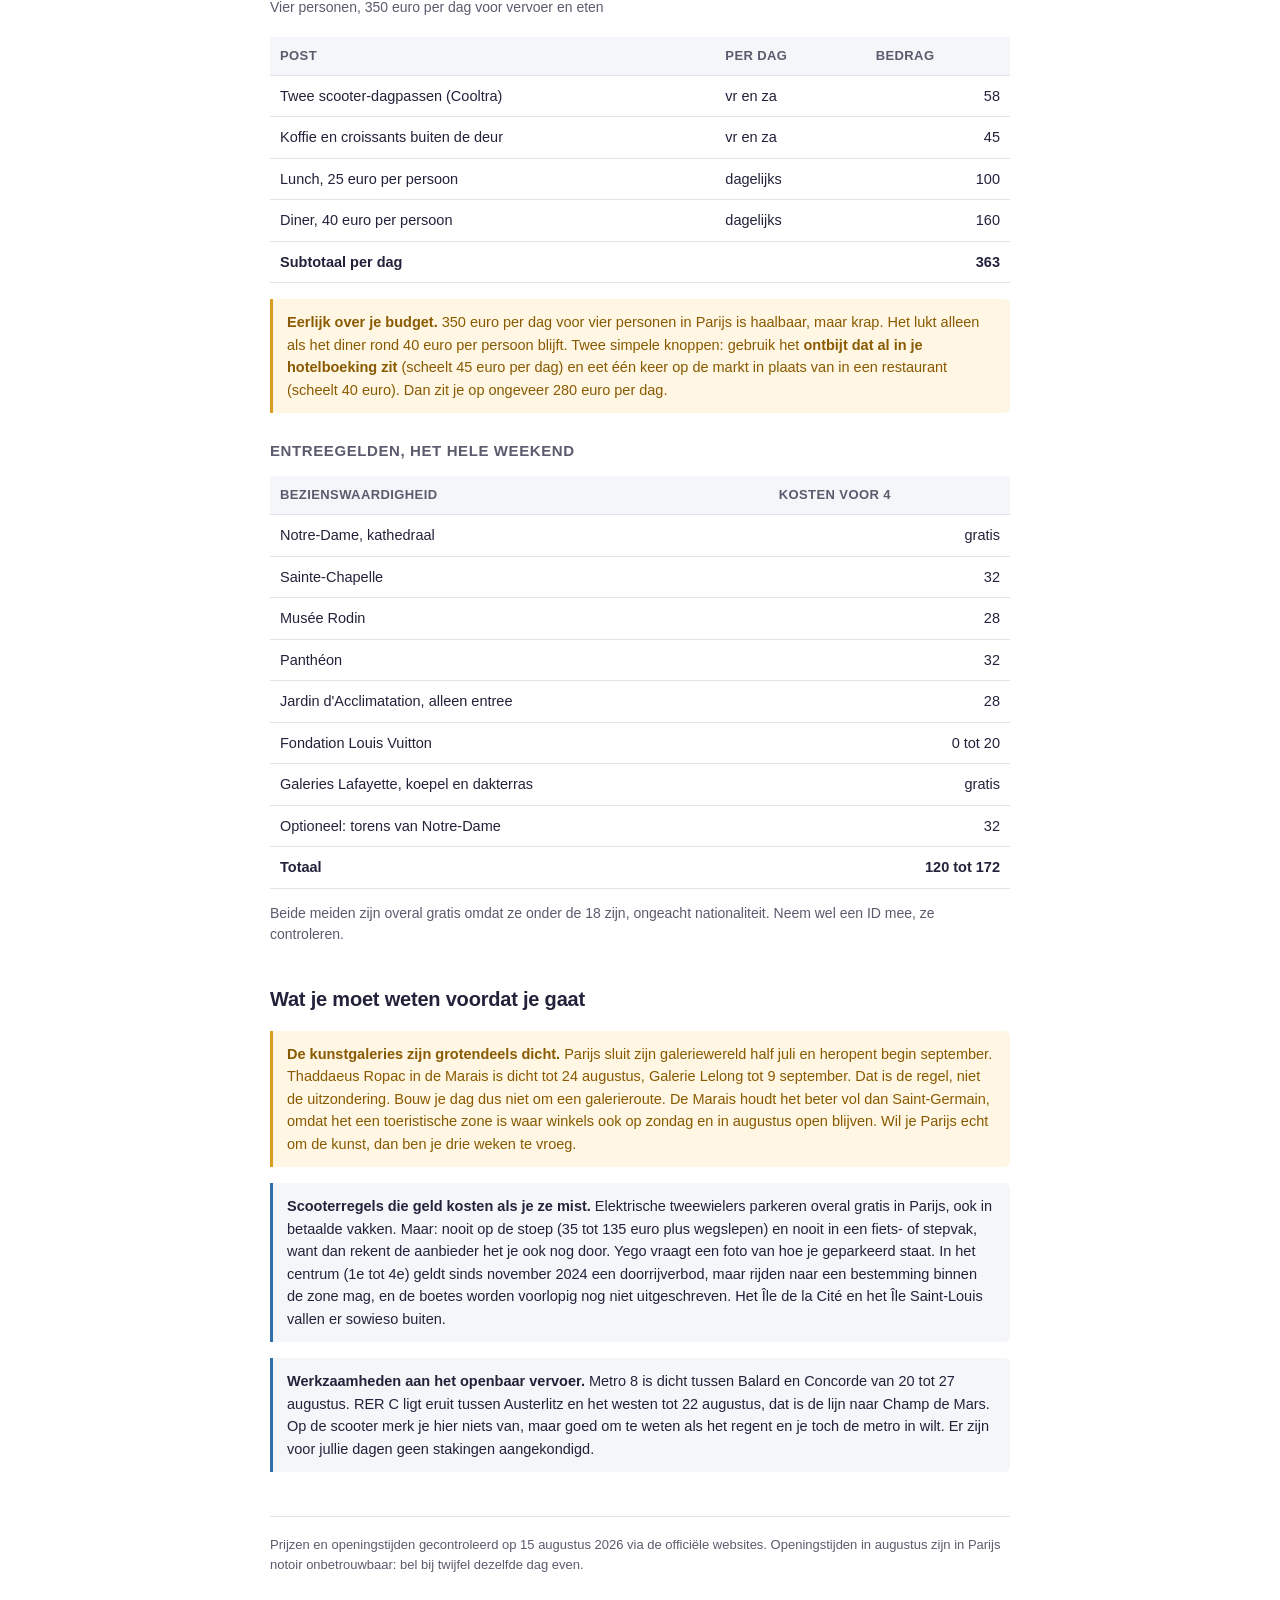
<file: assets/source/parijsprogramma_1.html>
<!DOCTYPE html>
<html lang="nl">
<head>
<meta charset="utf-8">
<meta name="viewport" content="width=device-width, initial-scale=1">
<title>Parijs 20 tot 23 augustus 2026</title>
<style>
  :root{
    --navy:#1A1A2E; --ink:#22223B; --muted:#5B5B6E; --line:#E3E3EA;
    --accent:#2F6FB0; --soft:#F4F6F9; --warn:#8A5A00; --warnbg:#FFF6E3;
  }
  *{box-sizing:border-box}
  body{margin:0;font-family:-apple-system,BlinkMacSystemFont,"Segoe UI",Arial,sans-serif;
       color:var(--ink);background:#fff;line-height:1.55;font-size:16px}
  .wrap{max-width:780px;margin:0 auto;padding:0 20px 64px}
  header{background:var(--navy);color:#fff;padding:34px 20px 30px;margin-bottom:8px}
  header .wrap{padding-bottom:0}
  h1{margin:0 0 6px;font-size:26px;letter-spacing:-.2px}
  header p{margin:0;color:#B9C2D0;font-size:15px}
  h2{font-size:20px;margin:38px 0 4px;letter-spacing:-.2px}
  .daysub{color:var(--muted);font-size:14px;margin:0 0 18px}
  h3{font-size:15px;margin:26px 0 8px;text-transform:uppercase;letter-spacing:.6px;color:var(--muted)}
  a{color:var(--accent)}
  .item{display:flex;gap:16px;padding:14px 0;border-bottom:1px solid var(--line)}
  .time{flex:0 0 62px;font-variant-numeric:tabular-nums;font-weight:600;color:var(--navy);font-size:15px;padding-top:1px}
  .body{flex:1;min-width:0}
  .title{font-weight:600;margin-bottom:2px}
  .meta{color:var(--muted);font-size:14px}
  .note{background:var(--soft);border-left:3px solid var(--accent);padding:12px 14px;margin:16px 0;font-size:14.5px;border-radius:0 6px 6px 0}
  .warn{background:var(--warnbg);border-left:3px solid #D99B22;padding:12px 14px;margin:16px 0;font-size:14.5px;border-radius:0 6px 6px 0;color:var(--warn)}
  .warn strong,.note strong{color:inherit}
  table{width:100%;border-collapse:collapse;margin:14px 0;font-size:14.5px}
  th,td{text-align:left;padding:9px 10px;border-bottom:1px solid var(--line);vertical-align:top}
  th{background:var(--soft);font-weight:600;font-size:13px;text-transform:uppercase;letter-spacing:.4px;color:var(--muted)}
  td.num{text-align:right;font-variant-numeric:tabular-nums;white-space:nowrap}
  ul{padding-left:20px;margin:8px 0}
  li{margin:5px 0}
  .tag{display:inline-block;background:var(--soft);border:1px solid var(--line);border-radius:20px;
       padding:2px 10px;font-size:12.5px;color:var(--muted);margin:0 6px 6px 0}
  footer{margin-top:44px;padding-top:18px;border-top:1px solid var(--line);color:var(--muted);font-size:13px}
  @media(max-width:520px){ .time{flex-basis:52px;font-size:14px} body{font-size:15.5px} }
</style>
</head>
<body>

<header>
  <div class="wrap">
    <h1>Parijs, donderdag 20 tot zondag 23 augustus 2026</h1>
    <p>Plaza Tour Eiffel, 32 rue Greuze, 75116 &middot; 4 personen &middot; rondrijden op deelscooters</p>
  </div>
</header>

<div class="wrap">

<div class="note">
  <strong>Vooraf regelen, deze week nog.</strong>
  <ul>
    <li>Registreer jullie allebei in de <strong>Cooltra</strong> app (en Yego als reserve). De rijbewijscontrole is handmatig en kan een dag duren.</li>
    <li>Koop <strong>vier paar CE-motorhandschoenen</strong>. In Frankrijk verplicht, ook voor de passagier, en geen enkele deelaanbieder levert ze. Boete 45 euro per persoon.</li>
    <li>Reserveer <strong>Breizh Caf&eacute; Od&eacute;on</strong> (vrijdag lunch) en <strong>Chalet des &Icirc;les</strong> (zondag lunch).</li>
    <li>Boek eventueel de <strong>torens van Notre-Dame</strong> vooraf online. Ter plekke kopen kan niet.</li>
    <li>Neem het <strong>ID van je dochter van 17</strong> mee. Onder de 18 is overal gratis, maar ze controleren.</li>
  </ul>
</div>

<!-- ================= DONDERDAG ================= -->
<h2>Donderdag 20 augustus</h2>
<p class="daysub">Aankomst en entrec&ocirc;te</p>

<div class="item">
  <div class="time">20:00</div>
  <div class="body">
    <div class="title">Inchecken Plaza Tour Eiffel</div>
    <div class="meta">32 rue Greuze. Tassen op de kamer, meer niet. Vraag meteen of de twin bedden voor de meiden geregeld zijn.</div>
  </div>
</div>

<div class="item">
  <div class="time">20:45</div>
  <div class="body">
    <div class="title">Scooter naar Le Relais de l'Entrec&ocirc;te</div>
    <div class="meta">15 rue Marbeuf, 75008. Ongeveer 8 minuten. Parkeren in een gemarkeerd tweewieler-vak in de zijstraten, niet op de stoep.</div>
  </div>
</div>

<div class="item">
  <div class="time">21:00</div>
  <div class="body">
    <div class="title">Aansluiten in de rij</div>
    <div class="meta">
      Geen reservering mogelijk, dat is de formule. Keuken tot 23:00. Rond 21:00 ben je na de eerste drukte, reken op 20 tot 45 minuten wachten.
      &Eacute;&eacute;n gerecht: entrec&ocirc;te met hun saus en onbeperkt frietjes, ongeveer 30 euro. Met wijn en dessert kom je op ongeveer 40 euro per persoon.
      <br><a href="https://www.relaisdelentrecote.com/fr">relaisdelentrecote.com</a> &middot; tel. +33 1 49 52 07 17
    </div>
  </div>
</div>

<div class="item">
  <div class="time">23:00</div>
  <div class="body">
    <div class="title">Terug via het Trocad&eacute;ro-plein</div>
    <div class="meta">De Eiffeltoren fonkelt elk heel uur vijf minuten na zonsondergang. Vanaf het plein op 5 minuten lopen van het hotel is dat het beste uitzicht van Parijs, en gratis.</div>
  </div>
</div>

<div class="warn">
  <strong>Plan B voor donderdag.</strong> Bij Marbeuf is dit voorjaar een keer onaangekondigd de deur dichtgebleven met een briefje erop.
  Bel die middag even. Werkt het niet, dan zijn er twee uitwijkmogelijkheden:
  de vestiging <strong>101 bd du Montparnasse</strong> heeft de kortste rij, of reserveer gewoon
  <strong>Le Malakoff</strong> op place du Trocad&eacute;ro (6 minuten lopen, dagelijks open tot 01:00, steak frites, terras met zicht op de toren,
  <a href="https://www.le-malakoff.com/">le-malakoff.com</a>).
</div>

<!-- ================= VRIJDAG ================= -->
<h2>Vrijdag 21 augustus</h2>
<p class="daysub">&Icirc;le de la Cit&eacute;, Saint-Germain en Rive Gauche</p>

<div class="item">
  <div class="time">08:30</div>
  <div class="body">
    <div class="title">Koffie en croissants bij Carette</div>
    <div class="meta">
      4 place du Trocad&eacute;ro, 6 minuten lopen. Open vanaf 07:00. Reken op 10 tot 14 euro per persoon.
      Wil je de echte boulangerie-versie voor een fractie: <strong>Boulangerie Bonon</strong>, 14 rue de Longchamp.
      Wil je het uitzicht: <strong>Caf&eacute; du Trocad&eacute;ro</strong>, groot terras recht op de toren.
    </div>
  </div>
</div>

<div class="item">
  <div class="time">09:00</div>
  <div class="body">
    <div class="title">Boek nu het tijdslot voor Notre-Dame</div>
    <div class="meta">Gratis, via <a href="https://resa.notredamedeparis.fr">resa.notredamedeparis.fr</a>. Belangrijk: de slots komen pas een paar uur van tevoren vrij, je kunt dit niet dagen vooruit doen. Doe het aan het ontbijt.</div>
  </div>
</div>

<div class="item">
  <div class="time">09:20</div>
  <div class="body">
    <div class="title">Scooter naar &Icirc;le de la Cit&eacute;</div>
    <div class="meta">Ongeveer 15 minuten. Parkeren aan quai de la Corse of quai aux Fleurs bij de bloemenmarkt. Het plein voor Notre-Dame is voetgangersgebied, daar kom je niet op.</div>
  </div>
</div>

<div class="item">
  <div class="time">09:50</div>
  <div class="body">
    <div class="title">Sainte-Chapelle</div>
    <div class="meta">
      Open 09:00 tot 19:00. Het glas is 's ochtends op zijn mooist en de rij is dan het kortst.
      16 euro per volwassene, <strong>beide meiden gratis onder de 18</strong>. Totaal 32 euro.
      De wachtrij is de veiligheidscontrole, niet de kassa, dus koop je tickets vooraf online.
      Reken op 30 tot 45 minuten binnen.
    </div>
  </div>
</div>

<div class="item">
  <div class="time">10:50</div>
  <div class="body">
    <div class="title">Notre-Dame de Paris</div>
    <div class="meta">
      Gratis, in jullie tijdslot. Vrijdag open tot 19:00. 30 tot 45 minuten.
      De torens zijn een apart ticket (16 euro, meiden gratis), 424 treden, en moeten <strong>vooraf</strong> online geboekt worden via
      <a href="https://www.tours-notre-dame-de-paris.fr/">tours-notre-dame-de-paris.fr</a>. Ter plekke verkopen ze niets.
    </div>
  </div>
</div>

<div class="item">
  <div class="time">11:45</div>
  <div class="body">
    <div class="title">Lopen over &Icirc;le Saint-Louis</div>
    <div class="meta">
      Rue Saint-Louis-en-l'&Icirc;le, het rustigste stukje oud Parijs. IJs bij Berthillon.
      Op nummer 26 zit <strong>Librairie Ulysse</strong>, de oudste reisboekhandel ter wereld, maar de eigenaresse zeilt in de zomer:
      grote kans dat het dicht is. Mail vooraf via <a href="http://www.ulysse.fr/">ulysse.fr</a>, zet er niets op vast.
    </div>
  </div>
</div>

<div class="item">
  <div class="time">12:45</div>
  <div class="body">
    <div class="title">Lunch: Breizh Caf&eacute; Od&eacute;on</div>
    <div class="meta">
      1 rue de l'Od&eacute;on, 75006. Zeven dagen open, terras, ongeveer 25 euro per persoon.
      Boekweitgalettes en cider, werkt altijd met tieners. Reserveren via <a href="https://en.breizhcafe.com/breizh-cafe-odeon">breizhcafe.com</a>.
    </div>
  </div>
</div>

<div class="item">
  <div class="time">14:15</div>
  <div class="body">
    <div class="title">Saint-Germain te voet: galeries en boutiques</div>
    <div class="meta">
      Loop deze volgorde, allemaal binnen 15 minuten van elkaar:
      <br><span class="tag">rue de Seine</span><span class="tag">rue Mazarine</span><span class="tag">rue Jacques Callot</span><span class="tag">rue Bonaparte</span><span class="tag">place de Furstemberg</span>
      <br>Rue de Seine is de dichtste galeriestraat van Parijs en de enige die je echt moet lopen. Rue Jacob sla je over als je kunst zoekt,
      dat is antiek en interieur. Place de Furstemberg is 60 meter lang: mooi, foto, door.
      <br>Koffie onderweg: <strong>La Palette</strong>, 43 rue de Seine, midden in de galeriestraat.
    </div>
  </div>
</div>

<div class="item">
  <div class="time">15:30</div>
  <div class="body">
    <div class="title">Les Deux Magots</div>
    <div class="meta">
      6 place Saint-Germain-des-Pr&eacute;s. Dagelijks 07:30 tot 01:00, ook in augustus.
      Espresso 5,50 euro, cappuccino 9,50. Dat is drie keer de normale prijs, en je betaalt voor de Art Deco-zaal en het uitzicht op de kerk.
      Eerlijk: precies &eacute;&eacute;n keer een half uur op het terras waard. Niet eten.
    </div>
  </div>
</div>

<div class="item">
  <div class="time">16:15</div>
  <div class="body">
    <div class="title">Rue de Varenne: Mus&eacute;e Rodin en H&ocirc;tel Matignon</div>
    <div class="meta">
      Scooter, 8 minuten. <strong>H&ocirc;tel Matignon op nummer 57</strong> is de ambtswoning van de premier en <strong>niet te bezoeken</strong>.
      Vanaf straat zie je een hoge blinde muur en een dichte koetspoort met gendarmes ervoor. Twee minuten voor een foto, dat is het.
      Het echte doel ligt 100 meter verderop: <strong>Mus&eacute;e Rodin, 77 rue de Varenne</strong>. 14 euro per volwassene, meiden gratis.
      De beeldentuin met De Denker en De Hellepoort is het mooiste deel en werkt goed voor tieners. Open tot 18:30, laatste toegang 17:45.
    </div>
  </div>
</div>

<div class="item">
  <div class="time">18:15</div>
  <div class="body">
    <div class="title">Avenue Montaigne op de terugweg</div>
    <div class="meta">
      Via Pont de l'Alma precies op je route naar het hotel. De flagships van de grote modehuizen op een rij,
      winkels open tot ongeveer 19:00. Een half uur etalages, dan door naar het hotel.
      Wil je meer volume: rue Saint-Honor&eacute; ligt 10 minuten verderop en heeft veel meer winkels naast elkaar.
    </div>
  </div>
</div>

<div class="item">
  <div class="time">20:00</div>
  <div class="body">
    <div class="title">Diner in de buurt van het hotel</div>
    <div class="meta">
      <strong>Le Petit R&eacute;tro</strong>, 5 rue Mesnil (11 minuten lopen, 7 dagen open, klassieke bistro) of
      <strong>Le Scheffer</strong>, 22 rue Scheffer (3 minuten lopen, ouderwets goed, maar bel eerst: dit type buurtbistro sluit vaak in augustus).
    </div>
  </div>
</div>

<!-- ================= ZATERDAG ================= -->
<h2>Zaterdag 22 augustus</h2>
<p class="daysub">Quartier Latin, Marais en de grote winkels</p>

<div class="item">
  <div class="time">08:30</div>
  <div class="body">
    <div class="title">Koffie en croissants</div>
    <div class="meta">Carette opent zaterdag om 07:30. Of Boulangerie Bonon, zaterdag open tot 15:00.</div>
  </div>
</div>

<div class="item">
  <div class="time">09:30</div>
  <div class="body">
    <div class="title">Scooter naar het Quartier Latin</div>
    <div class="meta">Ongeveer 18 minuten. Parkeren rond rue des &Eacute;coles.</div>
  </div>
</div>

<div class="item">
  <div class="time">10:00</div>
  <div class="body">
    <div class="title">Panth&eacute;on</div>
    <div class="meta">
      Open 10:00 tot 18:30. 16 euro per volwassene, meiden gratis. Totaal 32 euro.
      Schip, crypte met Voltaire, Rousseau, Marie Curie en Josephine Baker, en de slinger van Foucault.
      <strong>Let op: de koepel en het panorama zijn dicht wegens restauratie</strong>, zonder aangekondigde heropening.
      Reken daarom op 45 minuten in plaats van anderhalf uur.
    </div>
  </div>
</div>

<div class="item">
  <div class="time">11:00</div>
  <div class="body">
    <div class="title">Au Vieux Campeur, Librairie du Monde</div>
    <div class="meta">
      Rue des &Eacute;coles, om de hoek. De reisafdeling: IGN-wandelkaarten, zeekaarten, wereldbollen, ruim 1.700 bergtitels.
      Dit is de reiswinkel die in augustus gewoon open is. <a href="https://www.auvieuxcampeur.fr/librairie">auvieuxcampeur.fr</a>
    </div>
  </div>
</div>

<div class="item">
  <div class="time">12:15</div>
  <div class="body">
    <div class="title">Scooter naar de Marais, lunch</div>
    <div class="meta">
      <strong>March&eacute; des Enfants Rouges</strong>, 39 rue de Bretagne. Overdekte markt uit 1615, zaterdag 08:30 tot 20:30.
      Marokkaanse, Japanse en Italiaanse toonbanken, 12 tot 20 euro, iedereen kiest zijn eigen ding.
      Rustiger alternatief met een tafel: <strong>Chez Janou</strong>, 2 rue Roger Verlomme, dagelijks open, ongeveer 30 euro,
      terras onder een olijfboom. Reserveren.
    </div>
  </div>
</div>

<div class="item">
  <div class="time">13:45</div>
  <div class="body">
    <div class="title">Marais te voet: boutiques en galeries</div>
    <div class="meta">
      Dit is in augustus de betere gok dan Saint-Germain. Loop:
      <br><span class="tag">rue de Saintonge</span><span class="tag">rue Charlot</span><span class="tag">rue du Perche</span><span class="tag">rue Debelleyme</span><span class="tag">rue Vieille-du-Temple</span><span class="tag">rue des Francs-Bourgeois</span>
      <br>De eerste drie zijn de kleine onafhankelijke winkels die je zoekt. Rue Debelleyme en rue Vieille-du-Temple zijn de grote galeries.
      Rue des Francs-Bourgeois is de commerci&euml;le kern: altijd open, maar inmiddels vooral ketens.
      <br>Grote concept store onderweg: <strong>Merci</strong>, 111 bd Beaumarchais.
    </div>
  </div>
</div>

<div class="item">
  <div class="time">16:00</div>
  <div class="body">
    <div class="title">Rue Saint-Honor&eacute;</div>
    <div class="meta">Op de route van de Marais naar de Galeries Lafayette. De dichtste concentratie flagships en concept stores van de stad.</div>
  </div>
</div>

<div class="item">
  <div class="time">17:15</div>
  <div class="body">
    <div class="title">Galeries Lafayette Haussmann</div>
    <div class="meta">
      40 bd Haussmann, zaterdag open tot 20:30. Parkeren in rue de Provence, rue de Mogador of rue Joubert, niet op de boulevard zelf.
      Drie dingen zijn <strong>gratis</strong> en de moeite: de glas-in-lood koepel uit 1912 (beste zicht vanaf de eerste tot derde verdieping),
      de <strong>Glasswalk</strong> onder de koepel, en <strong>het dakterras op de achtste</strong> met 360 graden uitzicht.
      Zon gaat rond 20:50 onder, dus om 19:30 op het dak is perfect.
    </div>
  </div>
</div>

<div class="item">
  <div class="time">20:15</div>
  <div class="body">
    <div class="title">Diner</div>
    <div class="meta">In de buurt van Op&eacute;ra, of terug naar het 16e voor een rustige laatste avond. Vroeg naar bed loont, zondag rijden jullie naar huis.</div>
  </div>
</div>

<!-- ================= ZONDAG ================= -->
<h2>Zondag 23 augustus</h2>
<p class="daysub">Bois de Boulogne, lunch, naar huis</p>

<div class="item">
  <div class="time">08:30</div>
  <div class="body">
    <div class="title">Ontbijt in het hotel</div>
    <div class="meta">Zit bij je boeking inbegrepen. Vandaag geen reden om ervoor de deur uit te gaan.</div>
  </div>
</div>

<div class="item">
  <div class="time">09:45</div>
  <div class="body">
    <div class="title">Uitchecken en de auto inladen</div>
    <div class="meta">Vanaf het hotel is het 10 minuten rijden naar de Bois de Boulogne.</div>
  </div>
</div>

<div class="item">
  <div class="time">10:15</div>
  <div class="body">
    <div class="title">Jardin d'Acclimatation</div>
    <div class="meta">
      Zondag open vanaf 10:00. <strong>Koop alleen de gewone entree van 7 euro per persoon, 28 euro totaal.</strong>
      Geen ritten-pass. De uitbater zegt zelf dat de onbeperkte pas bedoeld is voor kinderen tussen 80 en 130 centimeter,
      en die kost op een piekzondag al gauw 46 euro per persoon. Voor 14 en 17 is dat weggegooid geld.
      Wat wel werkt voor hen: Le D&eacute;fi du Dragon, Speed Rockets en Rafting Adventure, los af te rekenen.
      Zie het vooral als een mooi park om anderhalf uur rond te lopen.
    </div>
  </div>
</div>

<div class="item">
  <div class="time">12:00</div>
  <div class="body">
    <div class="title">Optioneel: Fondation Louis Vuitton</div>
    <div class="meta">
      Pal naast de uitgang. Let op wat je krijgt: de Calder-tentoonstelling sluit op 16 augustus, dus in jullie week draait alleen het
      <strong>architectuurparcours Frank Gehry</strong>: het gebouw, de daken, maquettes, schetsen en films. Open 12:00 tot 19:00, 0 tot 5 euro per persoon.
      Het gebouw zelf is spectaculair en werkt goed voor tieners, maar je betaalt niet voor een expositie.
      Vooraf boeken via <a href="https://www.fondationlouisvuitton.fr/">fondationlouisvuitton.fr</a>.
      Wil je op tijd weg, sla dit dan over.
    </div>
  </div>
</div>

<div class="item">
  <div class="time">12:45</div>
  <div class="body">
    <div class="title">Lunch: Le Chalet des &Icirc;les</div>
    <div class="meta">
      Op een eiland in het Lac Inf&eacute;rieur, te bereiken met een pontje van 2 euro. Zondagbrunch 12:00 tot 16:00.
      Parkeren bij de aanlegsteiger. Na afloop kun je nog een roeiboot huren.
      <a href="https://chalet-des-iles.com/en/">chalet-des-iles.com</a>, reserveren aanbevolen.
      <br>Alternatief buiten het bos, makkelijker om vanaf weg te rijden: <strong>La Gare</strong>, 19 chauss&eacute;e de la Muette,
      een verbouwd stationsgebouw met een groot tuinterras.
    </div>
  </div>
</div>

<div class="item">
  <div class="time">14:30</div>
  <div class="body">
    <div class="title">Naar huis</div>
    <div class="meta">
      <strong>Let op je route:</strong> Paris Respire sluit zaterdag en zondag van 09:00 tot 18:00 de avenue de la Reine-Marguerite
      en de route de l'Hippodrome af voor autoverkeer. Check je navigatie voordat je wegrijdt.
    </div>
  </div>
</div>

<!-- ================= BUDGET ================= -->
<h2>Budget</h2>
<p class="daysub">Vier personen, 350 euro per dag voor vervoer en eten</p>

<table>
  <tr><th>Post</th><th>Per dag</th><th class="num">Bedrag</th></tr>
  <tr><td>Twee scooter-dagpassen (Cooltra)</td><td>vr en za</td><td class="num">58</td></tr>
  <tr><td>Koffie en croissants buiten de deur</td><td>vr en za</td><td class="num">45</td></tr>
  <tr><td>Lunch, 25 euro per persoon</td><td>dagelijks</td><td class="num">100</td></tr>
  <tr><td>Diner, 40 euro per persoon</td><td>dagelijks</td><td class="num">160</td></tr>
  <tr><td><strong>Subtotaal per dag</strong></td><td></td><td class="num"><strong>363</strong></td></tr>
</table>

<div class="warn">
  <strong>Eerlijk over je budget.</strong> 350 euro per dag voor vier personen in Parijs is haalbaar, maar krap.
  Het lukt alleen als het diner rond 40 euro per persoon blijft. Twee simpele knoppen:
  gebruik het <strong>ontbijt dat al in je hotelboeking zit</strong> (scheelt 45 euro per dag) en eet &eacute;&eacute;n keer op de markt
  in plaats van in een restaurant (scheelt 40 euro). Dan zit je op ongeveer 280 euro per dag.
</div>

<h3>Entreegelden, het hele weekend</h3>
<table>
  <tr><th>Bezienswaardigheid</th><th class="num">Kosten voor 4</th></tr>
  <tr><td>Notre-Dame, kathedraal</td><td class="num">gratis</td></tr>
  <tr><td>Sainte-Chapelle</td><td class="num">32</td></tr>
  <tr><td>Mus&eacute;e Rodin</td><td class="num">28</td></tr>
  <tr><td>Panth&eacute;on</td><td class="num">32</td></tr>
  <tr><td>Jardin d'Acclimatation, alleen entree</td><td class="num">28</td></tr>
  <tr><td>Fondation Louis Vuitton</td><td class="num">0 tot 20</td></tr>
  <tr><td>Galeries Lafayette, koepel en dakterras</td><td class="num">gratis</td></tr>
  <tr><td>Optioneel: torens van Notre-Dame</td><td class="num">32</td></tr>
  <tr><td><strong>Totaal</strong></td><td class="num"><strong>120 tot 172</strong></td></tr>
</table>
<p class="meta">Beide meiden zijn overal gratis omdat ze onder de 18 zijn, ongeacht nationaliteit. Neem wel een ID mee, ze controleren.</p>

<!-- ================= WAARSCHUWINGEN ================= -->
<h2>Wat je moet weten voordat je gaat</h2>

<div class="warn">
  <strong>De kunstgaleries zijn grotendeels dicht.</strong> Parijs sluit zijn galeriewereld half juli en heropent begin september.
  Thaddaeus Ropac in de Marais is dicht tot 24 augustus, Galerie Lelong tot 9 september. Dat is de regel, niet de uitzondering.
  Bouw je dag dus niet om een galerieroute. De Marais houdt het beter vol dan Saint-Germain, omdat het een toeristische zone is
  waar winkels ook op zondag en in augustus open blijven. Wil je Parijs echt om de kunst, dan ben je drie weken te vroeg.
</div>

<div class="note">
  <strong>Scooterregels die geld kosten als je ze mist.</strong>
  Elektrische tweewielers parkeren overal gratis in Parijs, ook in betaalde vakken. Maar: nooit op de stoep (35 tot 135 euro plus wegslepen)
  en nooit in een fiets- of stepvak, want dan rekent de aanbieder het je ook nog door. Yego vraagt een foto van hoe je geparkeerd staat.
  In het centrum (1e tot 4e) geldt sinds november 2024 een doorrijverbod, maar rijden naar een bestemming binnen de zone mag,
  en de boetes worden voorlopig nog niet uitgeschreven. Het &Icirc;le de la Cit&eacute; en het &Icirc;le Saint-Louis vallen er sowieso buiten.
</div>

<div class="note">
  <strong>Werkzaamheden aan het openbaar vervoer.</strong> Metro 8 is dicht tussen Balard en Concorde van 20 tot 27 augustus.
  RER C ligt eruit tussen Austerlitz en het westen tot 22 augustus, dat is de lijn naar Champ de Mars.
  Op de scooter merk je hier niets van, maar goed om te weten als het regent en je toch de metro in wilt.
  Er zijn voor jullie dagen geen stakingen aangekondigd.
</div>

<footer>
  Prijzen en openingstijden gecontroleerd op 15 augustus 2026 via de offici&euml;le websites.
  Openingstijden in augustus zijn in Parijs notoir onbetrouwbaar: bel bij twijfel dezelfde dag even.
</footer>

</div>
</body>
</html>
</file>
<file: site/css/style.css>
/* Parijs0826 — mobile-first, ontworpen op 390px */

:root {
  --ink: #2B2B3F;
  --ink-soft: #4E4E64;
  --ink-mute: #8A8A9C;
  --bg: #FBFAF7;
  --card: #FFFFFF;
  --line: #ECE7DF;
  --pink: #FFE1EA;
  --pink-deep: #C42A4D;
  --blue: #DCEBFF;
  --blue-deep: #2B5D9E;
  --lilac: #EADCFF;
  --lilac-deep: #6B42A8;
  --mint: #DFF5E9;
  --mint-deep: #1F7A4D;
  --gold: #FFF3C9;
  --gold-deep: #8A6D1A;
  --radius: 20px;
  --shadow: 0 1px 3px rgba(43, 43, 63, 0.06);
}

* { box-sizing: border-box; }

html { scroll-behavior: smooth; }

body {
  margin: 0;
  font-family: 'Nunito', system-ui, -apple-system, 'Segoe UI', sans-serif;
  font-size: 16px;
  line-height: 1.5;
  color: var(--ink);
  background: var(--bg);
  -webkit-font-smoothing: antialiased;
}

.app {
  max-width: 720px;
  margin: 0 auto;
  padding: 0 16px 40px;
}

/* voorkomt layout-shift van de footer terwijl de content nog rendert */
#main { min-height: 85vh; }

.ic {
  width: 15px;
  height: 15px;
  flex-shrink: 0;
}

/* ---------- Header ---------- */

.header { padding: 20px 4px 10px; }

.header-row {
  display: flex;
  flex-direction: column;
  gap: 12px;
}

.header h1 {
  margin: 0;
  font-size: 26px;
  font-weight: 900;
  line-height: 1.15;
  letter-spacing: -0.01em;
}

.subtitle {
  margin: 4px 0 0;
  font-size: 14px;
  color: var(--ink-mute);
}

.header-actions {
  display: flex;
  gap: 8px;
  min-height: 44px;
}

.btn-translate {
  flex-shrink: 0;
  font-family: inherit;
  cursor: pointer;
  display: inline-flex;
  align-items: center;
  min-height: 44px;
  padding: 8px 16px;
  border: 1px solid var(--line);
  border-radius: 999px;
  background: var(--card);
  color: var(--ink);
  font-weight: 700;
  font-size: 15px;
  text-decoration: none;
  white-space: nowrap;
}

/* ---------- Dag-navigatie ---------- */

.daynav {
  position: sticky;
  top: 0;
  z-index: 10;
  display: flex;
  gap: 8px;
  min-height: 66px;
  padding: 10px 16px;
  margin: 0 -16px;
  background: rgba(251, 250, 247, 0.94);
  backdrop-filter: blur(8px);
  -webkit-backdrop-filter: blur(8px);
  overflow-x: auto;
  scrollbar-width: none;
}
.daynav::-webkit-scrollbar { display: none; }

.daytab {
  flex: 1 0 auto;
  min-height: 46px;
  padding: 8px 16px;
  border: 1px solid var(--line);
  border-radius: 999px;
  background: var(--card);
  font-family: inherit;
  font-size: 15px;
  font-weight: 800;
  color: var(--ink);
  cursor: pointer;
  white-space: nowrap;
}

.daytab.active-pink  { background: var(--pink);  border-color: var(--pink-deep); }
.daytab.active-blue  { background: var(--blue);  border-color: var(--blue-deep); }
.daytab.active-lilac { background: var(--lilac); border-color: var(--lilac-deep); }
.daytab.active-mint  { background: var(--mint);  border-color: var(--mint-deep); }
.daytab.active-tickets { background: var(--gold); border-color: var(--gold-deep); }

/* ---------- Zoeken ---------- */

.searchbar { padding: 2px 4px 8px; }

#search {
  width: 100%;
  min-height: 46px;
  padding: 10px 18px;
  border: 1px solid var(--line);
  border-radius: 999px;
  background: var(--card);
  font-family: inherit;
  font-size: 16px;
  color: var(--ink);
}
#search::placeholder { color: var(--ink-mute); }
#search:focus {
  outline: none;
  border-color: var(--ink-mute);
}

/* ---------- Dag-secties ---------- */

.day-section { padding-top: 4px; }

.day-header { padding: 12px 4px 14px; }

.day-header h2 {
  margin: 0;
  font-size: 24px;
  font-weight: 900;
  letter-spacing: -0.01em;
}

.day-date {
  font-size: 16px;
  font-weight: 700;
  color: var(--ink-mute);
}

.day-accent {
  display: block;
  width: 44px;
  height: 5px;
  border-radius: 999px;
  margin-top: 8px;
}

.day-header .day-sub {
  margin: 8px 0 0;
  font-size: 15px;
  color: var(--ink-mute);
}

.day-intro {
  margin: 10px 0 0;
  font-size: 15px;
  line-height: 1.55;
  color: var(--ink-soft);
}

.bg-pink  { background: var(--pink); }
.bg-blue  { background: var(--blue); }
.bg-lilac { background: var(--lilac); }
.bg-mint  { background: var(--mint); }

/* ---------- Programma-cards ---------- */

.card {
  background: var(--card);
  border: 1px solid var(--line);
  border-radius: var(--radius);
  box-shadow: var(--shadow);
  padding: 14px 16px;
  margin-bottom: 10px;
}

.card-media {
  display: block;
  width: 100%;
  aspect-ratio: 16 / 9;
  height: auto;
  object-fit: cover;
  border-radius: 14px;
  margin-bottom: 12px;
  background: var(--bg);
}

.card-media.ph {
  display: flex;
  align-items: center;
  justify-content: center;
}
.card-media.ph span {
  font-size: 44px;
  font-weight: 900;
  color: rgba(43, 43, 63, 0.35);
}
.ph-pink  { background: linear-gradient(135deg, var(--pink), #FFF3F7); }
.ph-blue  { background: linear-gradient(135deg, var(--blue), #F0F7FF); }
.ph-lilac { background: linear-gradient(135deg, var(--lilac), #F7F1FF); }
.ph-mint  { background: linear-gradient(135deg, var(--mint), #F1FBF5); }

.card-top {
  display: flex;
  align-items: flex-start;
  gap: 12px;
}

.time-chip {
  flex-shrink: 0;
  display: inline-flex;
  align-items: center;
  justify-content: center;
  min-width: 62px;
  padding: 5px 10px;
  border-radius: 999px;
  font-size: 14px;
  font-weight: 800;
  font-variant-numeric: tabular-nums;
}
.chip-pink  { background: var(--pink);  color: var(--pink-deep); }
.chip-blue  { background: var(--blue);  color: var(--blue-deep); }
.chip-lilac { background: var(--lilac); color: var(--lilac-deep); }
.chip-mint  { background: var(--mint);  color: var(--mint-deep); }

.card.is-now { border-color: var(--ink); }

.live-badge {
  flex-shrink: 0;
  display: inline-flex;
  align-items: center;
  padding: 5px 10px;
  border-radius: 999px;
  font-size: 12px;
  font-weight: 900;
  letter-spacing: 0.05em;
}
.live-now { background: var(--ink); color: #fff; }
.live-next {
  background: var(--card);
  color: var(--ink-mute);
  border: 1px solid var(--line);
}

.card h3 {
  margin: 3px 0 0;
  font-size: 16px;
  font-weight: 800;
  line-height: 1.3;
}

.day-label {
  display: inline-block;
  margin-bottom: 8px;
  padding: 2px 12px;
  border-radius: 999px;
  font-size: 13px;
  font-weight: 800;
}

.card .desc {
  margin: 8px 0 0;
  font-size: 15px;
  color: var(--ink-soft);
}

.card .address {
  margin: 4px 0 0;
  font-size: 13px;
  color: var(--ink-mute);
}

.why {
  margin-top: 10px;
  padding: 10px 14px;
  border-radius: 14px;
}

.why-label {
  margin: 0;
  font-size: 11px;
  font-weight: 900;
  letter-spacing: 0.08em;
  text-transform: uppercase;
  opacity: 0.55;
}

.why-text {
  margin: 4px 0 0;
  font-size: 14px;
  font-weight: 600;
  color: var(--ink);
}

.option-why {
  margin: 6px 0 0;
  padding-left: 10px;
  border-left: 3px solid var(--line);
  font-size: 13px;
  font-weight: 600;
  color: var(--ink-soft);
}

.warn {
  margin-top: 10px;
  padding: 10px 14px;
  border-radius: 14px;
  background: var(--gold);
  color: var(--gold-deep);
  font-size: 14px;
  font-weight: 600;
}

.btnrow {
  display: flex;
  flex-wrap: wrap;
  gap: 8px;
  margin-top: 12px;
}

/* ---------- Opties binnen een card (bijv. dinersuggesties) ---------- */

.option-group {
  margin: 14px 0 0;
  font-size: 12px;
  font-weight: 800;
  letter-spacing: 0.06em;
  text-transform: uppercase;
  color: var(--ink-mute);
}

.option {
  margin-top: 8px;
  padding: 12px 14px;
  border: 1px solid var(--line);
  border-radius: 14px;
  background: var(--bg);
}

.option-name {
  margin: 0;
  font-size: 15px;
  font-weight: 800;
}

.option-note {
  margin: 3px 0 0;
  font-size: 14px;
  color: var(--ink-soft);
}

.option-btns { margin-top: 10px; }

.btn {
  display: inline-flex;
  align-items: center;
  justify-content: center;
  gap: 6px;
  min-height: 44px;
  padding: 8px 15px;
  border: 1px solid var(--line);
  border-radius: 999px;
  background: var(--card);
  font-family: inherit;
  font-size: 14px;
  font-weight: 700;
  color: var(--ink);
  text-decoration: none;
  cursor: pointer;
}
.btn:active { transform: scale(0.97); }

.btn-social {
  font-size: 13px;
  color: var(--ink-soft);
  background: var(--bg);
}

.btn-viral {
  font-size: 13px;
  background: var(--pink);
  border-color: var(--pink-deep);
  color: var(--pink-deep);
}

/* ---------- Afvinken ---------- */

.check-btn {
  flex-shrink: 0;
  margin-left: auto;
  width: 44px;
  height: 44px;
  margin-top: -6px;
  margin-right: -6px;
  display: inline-flex;
  align-items: center;
  justify-content: center;
  border: 2px solid var(--line);
  border-radius: 999px;
  background: var(--card);
  color: transparent;
  cursor: pointer;
}
.check-btn .ic { width: 18px; height: 18px; }

.card.done { border-color: var(--mint-deep); }
.card.done .check-btn {
  background: var(--mint);
  border-color: var(--mint-deep);
  color: var(--mint-deep);
}

.tab-count {
  font-size: 12px;
  font-weight: 700;
  color: var(--ink-mute);
  font-variant-numeric: tabular-nums;
}

/* ---------- Onze trip ---------- */

.no-scroll { overflow: hidden; }

.trip-overlay {
  position: fixed;
  inset: 0;
  z-index: 50;
  background: rgba(43, 43, 63, 0.45);
  display: flex;
  align-items: flex-end;
  justify-content: center;
}
.trip-overlay[hidden] { display: none; }

.trip-panel {
  width: 100%;
  max-width: 720px;
  max-height: 85vh;
  overflow-y: auto;
  background: var(--card);
  border-radius: var(--radius) var(--radius) 0 0;
  padding: 20px 20px 28px;
}

.trip-head {
  display: flex;
  align-items: center;
  justify-content: space-between;
}
.trip-head h2 {
  margin: 0;
  font-size: 22px;
  font-weight: 900;
}

.trip-close {
  width: 44px;
  height: 44px;
  border: 1px solid var(--line);
  border-radius: 999px;
  background: var(--card);
  font-size: 22px;
  line-height: 1;
  color: var(--ink-soft);
  cursor: pointer;
}

.trip-total {
  margin: 12px 0 0;
  font-size: 16px;
  font-weight: 800;
}

.trip-victory {
  margin: 8px 0 0;
  padding: 10px 14px;
  border-radius: 14px;
  background: var(--mint);
  color: var(--mint-deep);
  font-size: 15px;
  font-weight: 900;
}

.trip-day {
  margin: 18px 0 4px;
  font-size: 15px;
  font-weight: 900;
}
.trip-day-count {
  font-size: 13px;
  font-weight: 700;
  color: var(--ink-mute);
  font-variant-numeric: tabular-nums;
}

.trip-empty {
  margin: 0;
  font-size: 14px;
  color: var(--ink-mute);
}

.trip-list {
  margin: 0;
  padding: 0;
  list-style: none;
}
.trip-list li {
  padding: 6px 0;
  border-bottom: 1px solid #F2EEE7;
  font-size: 14px;
  font-weight: 600;
}
.trip-list li:last-child { border-bottom: none; }
.trip-time {
  display: inline-block;
  min-width: 44px;
  color: var(--ink-mute);
  font-variant-numeric: tabular-nums;
}

.trip-foot {
  margin: 16px 0 0;
  font-size: 12px;
  color: var(--ink-mute);
}

/* ---------- Inklappen (Meer/Minder) ---------- */

.card-more {
  max-height: 0;
  overflow: hidden;
  transition: max-height 0.3s ease;
}
.card.open .card-more { max-height: 1400px; }

.card-more-inner { padding-top: 2px; }

.more-btn {
  display: inline-flex;
  align-items: center;
  min-height: 44px;
  margin-top: 4px;
  padding: 0 4px;
  border: none;
  background: none;
  font-family: inherit;
  font-size: 14px;
  font-weight: 800;
  color: var(--ink-mute);
  cursor: pointer;
}

/* ---------- Plan B ---------- */

.planb {
  margin-top: 10px;
  border-top: 1px solid var(--line);
  padding-top: 8px;
}

.planb summary {
  display: inline-flex;
  align-items: center;
  min-height: 32px;
  font-size: 13px;
  font-weight: 800;
  color: var(--ink-mute);
  cursor: pointer;
  list-style: none;
}
.planb summary::-webkit-details-marker { display: none; }
.planb summary::before {
  content: '';
  display: inline-block;
  width: 7px;
  height: 7px;
  margin-right: 8px;
  border-right: 2px solid var(--ink-mute);
  border-bottom: 2px solid var(--ink-mute);
  transform: rotate(-45deg);
  transition: transform 0.15s;
}
.planb[open] summary::before { transform: rotate(45deg); }

.planb-body p {
  margin: 6px 0 0;
  font-size: 14px;
  color: var(--ink-soft);
}
.planb-body .btn { margin-top: 8px; }

/* ---------- Tickets ---------- */

.section-title {
  margin: 22px 4px 12px;
  font-size: 22px;
  font-weight: 900;
  letter-spacing: -0.01em;
}

.ticket-card {
  background: var(--card);
  border: 1px solid var(--line);
  border-radius: var(--radius);
  box-shadow: var(--shadow);
  padding: 16px;
  margin-bottom: 10px;
  transition: box-shadow 0.4s;
}

.ticket-card.flash {
  box-shadow: 0 0 0 3px var(--pink-deep), var(--shadow);
}

.booked-counter {
  margin: -4px 4px 12px;
  font-size: 14px;
  font-weight: 700;
  color: var(--ink-mute);
}

.ticket-head {
  display: flex;
  align-items: center;
  justify-content: space-between;
  gap: 10px;
}

.booked-toggle {
  display: inline-flex;
  align-items: center;
  gap: 6px;
  min-height: 44px;
  padding: 6px 14px;
  border: 1px solid var(--line);
  border-radius: 999px;
  background: var(--card);
  font-family: inherit;
  font-size: 14px;
  font-weight: 700;
  color: var(--ink-mute);
  cursor: pointer;
}
.booked-toggle .ic { opacity: 0.35; }

.ticket-card.booked { border-color: var(--mint-deep); }
.ticket-card.booked .booked-toggle {
  background: var(--mint);
  border-color: var(--mint-deep);
  color: var(--mint-deep);
}
.ticket-card.booked .booked-toggle .ic { opacity: 1; }

.badge {
  display: inline-block;
  padding: 3px 13px;
  border-radius: 999px;
  font-size: 13px;
  font-weight: 900;
  letter-spacing: 0.03em;
}
.badge-boek-vandaag       { background: var(--pink-deep); color: #fff; }
.badge-vooraf-aangeraden  { background: var(--lilac); color: var(--lilac-deep); }
.badge-op-de-dag          { background: var(--blue);  color: var(--blue-deep); }
.badge-beslismoment       { background: var(--gold);  color: var(--gold-deep); }
.badge-kan-ter-plekke     { background: var(--mint);  color: var(--mint-deep); }

.ticket-card h3 {
  margin: 10px 0 4px;
  font-size: 17px;
  font-weight: 800;
}

.ticket-meta {
  margin: 2px 0;
  font-size: 15px;
  color: var(--ink-soft);
}
.ticket-meta strong { color: var(--ink); }

.ticket-note {
  margin: 8px 0 0;
  font-size: 14px;
  color: var(--ink-mute);
}

.btn-book {
  display: flex;
  align-items: center;
  justify-content: center;
  width: 100%;
  min-height: 50px;
  margin-top: 14px;
  border-radius: 999px;
  background: var(--ink);
  color: #fff;
  font-size: 15px;
  font-weight: 800;
  text-decoration: none;
}

/* ---------- Praktisch ---------- */

.praktisch-card {
  background: var(--card);
  border: 1px solid var(--line);
  border-radius: var(--radius);
  box-shadow: var(--shadow);
  padding: 16px;
  margin-bottom: 10px;
}
.praktisch-card h3 {
  margin: 0 0 6px;
  font-size: 15px;
  font-weight: 800;
}
.praktisch-card p {
  margin: 0;
  font-size: 14px;
  color: var(--ink-soft);
}

.zin {
  padding: 8px 0;
  border-bottom: 1px solid #F2EEE7;
}
.zin:last-child { border-bottom: none; padding-bottom: 0; }

.zin-nl {
  margin: 0;
  font-size: 14px;
  color: var(--ink-mute);
}

.zin-fr {
  margin: 2px 0 0;
  font-size: 15px;
  font-weight: 700;
  color: var(--ink);
}

/* ---------- Zoekresultaten ---------- */

.search-empty {
  padding: 30px 16px;
  text-align: center;
  color: var(--ink-mute);
  font-size: 15px;
}

/* ---------- Footer ---------- */

.footer {
  padding: 24px 4px 8px;
  text-align: center;
  font-size: 13px;
  color: var(--ink-mute);
}

/* ---------- Groter scherm ---------- */

@media (min-width: 480px) {
  .header h1 { font-size: 30px; }
}
</file>
<file: kopenhagen2026/site/css/style.css>
/* Kopenhagen 2026 - mobile-first, ontworpen op 390px breed. */

:root {
  --ink: #2B2B3F;
  --ink-soft: #4E4E64;
  --ink-mute: #8A8A9C;
  --bg: #FBFAF7;
  --card: #FFFFFF;
  --line: #ECE7DF;
  --line-soft: #F4F0EA;
  --radius: 20px;
  --shadow: 0 1px 3px rgba(43, 43, 63, 0.06);

  /* standaard accent, wordt per view overschreven via [data-accent] */
  --accent: #DCEBFF;
  --accent-deep: #2B5D9E;
  --accent-soft: #F0F7FF;
}

/* Een dag een andere kleur geven? Zet het accent in reis.json en voeg
   hier één regel toe. Alle chips, balken en kaders volgen automatisch. */
[data-accent="sky"]   { --accent: #DCEBFF; --accent-deep: #2B5D9E; --accent-soft: #F1F7FF; }
[data-accent="mint"]  { --accent: #DFF5E9; --accent-deep: #1F7A4D; --accent-soft: #F2FBF6; }
[data-accent="lilac"] { --accent: #EADCFF; --accent-deep: #6B42A8; --accent-soft: #F8F3FF; }
[data-accent="sand"]  { --accent: #FFF3C9; --accent-deep: #8A6D1A; --accent-soft: #FFFBEC; }
[data-accent="pink"]  { --accent: #FFE1EA; --accent-deep: #C42A4D; --accent-soft: #FFF4F7; }
[data-accent="sea"]   { --accent: #D5F0F1; --accent-deep: #1B6E75; --accent-soft: #F0FBFB; }

* { box-sizing: border-box; }

html { scroll-behavior: smooth; }

body {
  margin: 0;
  font-family: 'Nunito', system-ui, -apple-system, 'Segoe UI', sans-serif;
  font-size: 16px;
  line-height: 1.5;
  color: var(--ink);
  background: var(--bg);
  -webkit-font-smoothing: antialiased;
}

.app {
  max-width: 720px;
  margin: 0 auto;
  padding: 0 16px 40px;
}

#main { min-height: 80vh; }

.ic {
  width: 15px;
  height: 15px;
  flex-shrink: 0;
}

.loading {
  padding: 40px 16px;
  text-align: center;
  color: var(--ink-mute);
}

/* ---------- Header ---------- */

.header { padding: 20px 4px 10px; }

.header h1 {
  margin: 0;
  font-size: 26px;
  font-weight: 900;
  line-height: 1.15;
  letter-spacing: -0.01em;
}

.subtitle {
  margin: 4px 0 0;
  font-size: 14px;
  color: var(--ink-mute);
}

/* ---------- Navigatie ---------- */

.daynav {
  position: sticky;
  top: 0;
  z-index: 10;
  display: flex;
  gap: 8px;
  padding: 10px 16px;
  margin: 0 -16px 8px;
  background: rgba(251, 250, 247, 0.94);
  backdrop-filter: blur(8px);
  -webkit-backdrop-filter: blur(8px);
  overflow-x: auto;
  scrollbar-width: none;
}
.daynav::-webkit-scrollbar { display: none; }

.daytab {
  flex: 0 0 auto;
  min-height: 46px;
  padding: 8px 16px;
  border: 1px solid var(--line);
  border-radius: 999px;
  background: var(--card);
  font-family: inherit;
  font-size: 15px;
  font-weight: 800;
  color: var(--ink);
  white-space: nowrap;
  cursor: pointer;
}

.daytab.active {
  background: var(--accent);
  border-color: var(--accent-deep);
  color: var(--accent-deep);
}

.daytab.is-today::after {
  content: '';
  display: inline-block;
  width: 6px;
  height: 6px;
  margin-left: 7px;
  border-radius: 999px;
  background: var(--ink);
  vertical-align: middle;
}

/* ---------- Views ---------- */

.view[hidden] { display: none; }

/* De dagkleur loopt door de hele dagpagina: een zachte tint achter de
   content, de titel in de accentkleur en gekleurde tijdlabels. */
.day-view {
  padding: 4px 16px 8px;
  margin: 0 -16px;
  background: linear-gradient(to bottom, var(--accent-soft) 0, rgba(251, 250, 247, 0) 340px);
}

.view-head { padding: 12px 4px 14px; }

.view-head h2 {
  margin: 0;
  font-size: 24px;
  font-weight: 900;
  letter-spacing: -0.01em;
}

.day-view .view-head h2 { color: var(--accent-deep); }
.day-view .view-date { color: var(--accent-deep); opacity: 0.6; }

.view-date {
  font-size: 16px;
  font-weight: 700;
  color: var(--ink-mute);
}

.accent-bar {
  display: block;
  width: 44px;
  height: 5px;
  margin-top: 8px;
  border-radius: 999px;
  background: var(--accent-deep);
}

.view-sub {
  margin: 8px 0 0;
  font-size: 15px;
  font-weight: 700;
  color: var(--ink-soft);
}

.view-intro {
  margin: 0 4px 14px;
  font-size: 15px;
  line-height: 1.55;
  color: var(--ink-mute);
}

.section-title {
  margin: 24px 4px 12px;
  font-size: 18px;
  font-weight: 900;
  letter-spacing: -0.01em;
}

/* ---------- Home ---------- */

.hero {
  overflow: hidden;
  border-radius: var(--radius);
  background: var(--card);
  border: 1px solid var(--line);
  box-shadow: var(--shadow);
}

.hero-media {
  position: relative;
  background: linear-gradient(150deg, var(--accent), var(--accent-soft));
}

.hero-media .media {
  border-radius: 0;
  aspect-ratio: 4 / 3;
}

/* donkere sluier onderaan zodat de tekst op elke foto leesbaar blijft */
.hero-media::after {
  content: '';
  position: absolute;
  inset: 0;
  background: linear-gradient(to top, rgba(20, 20, 32, 0.82) 0%, rgba(20, 20, 32, 0.45) 38%, rgba(20, 20, 32, 0) 68%);
  pointer-events: none;
}

.hero-overlay {
  position: absolute;
  right: 0;
  bottom: 0;
  left: 0;
  z-index: 1;
  padding: 20px 18px 18px;
  color: #fff;
}

.hero-dates {
  margin: 0;
  font-size: 12px;
  font-weight: 900;
  letter-spacing: 0.08em;
  text-transform: uppercase;
  opacity: 0.9;
}

.hero-overlay h2 {
  margin: 6px 0 0;
  font-size: 26px;
  font-weight: 900;
  line-height: 1.15;
  letter-spacing: -0.01em;
  text-wrap: balance;
}

/* geen foto beschikbaar: sluier weg, tekst terug naar donker op de pastel */
.hero-media.no-media {
  min-height: 168px;
  display: flex;
  align-items: flex-end;
}
.hero-media.no-media::after { display: none; }
.hero-media.no-media .hero-overlay { position: static; color: var(--ink); width: 100%; }
.hero-media.no-media .hero-dates { color: var(--accent-deep); opacity: 1; }

.hero-body { padding: 16px 18px 18px; }

.hero-intro {
  margin: 0;
  font-size: 15px;
  line-height: 1.55;
  color: var(--ink-soft);
}

.stats {
  display: flex;
  gap: 8px;
  margin-top: 16px;
}

.stat {
  flex: 1;
  display: flex;
  flex-direction: column;
  gap: 2px;
  padding: 10px 12px;
  border-radius: 14px;
  background: var(--accent-soft);
}

.stat-value {
  font-size: 15px;
  font-weight: 900;
  line-height: 1.2;
}

.stat-label {
  margin-top: auto;
  font-size: 11px;
  font-weight: 800;
  letter-spacing: 0.06em;
  text-transform: uppercase;
  color: var(--ink-mute);
}

.daylist {
  display: flex;
  flex-direction: column;
  gap: 10px;
}

.daycard {
  display: flex;
  flex-direction: column;
  align-items: flex-start;
  gap: 2px;
  width: 100%;
  min-height: 44px;
  padding: 14px 16px;
  border: 1px solid var(--line);
  border-left: 6px solid var(--accent);
  border-radius: var(--radius);
  background: var(--card);
  box-shadow: var(--shadow);
  font-family: inherit;
  text-align: left;
  cursor: pointer;
}
.daycard:active { transform: scale(0.99); }

.daycard-date {
  font-size: 12px;
  font-weight: 900;
  letter-spacing: 0.06em;
  text-transform: uppercase;
  color: var(--accent-deep);
}

.daycard-title {
  font-size: 16px;
  font-weight: 800;
  color: var(--ink);
}

.daycard-count {
  font-size: 13px;
  color: var(--ink-mute);
}

.highlights {
  margin: 0;
  padding: 0;
  list-style: none;
}

.highlights li {
  position: relative;
  padding: 8px 0 8px 22px;
  border-bottom: 1px solid var(--line-soft);
  font-size: 15px;
  color: var(--ink-soft);
}
.highlights li:last-child { border-bottom: none; }
.highlights li::before {
  content: '';
  position: absolute;
  left: 2px;
  top: 16px;
  width: 8px;
  height: 8px;
  border-radius: 999px;
  background: var(--accent-deep);
  opacity: 0.5;
}

/* ---------- Beeld ---------- */

.media {
  display: block;
  width: 100%;
  overflow: hidden;
  border-radius: 14px;
  background: var(--accent-soft);
}

.media img {
  display: block;
  width: 100%;
  height: 100%;
  object-fit: cover;
}

/* vaste verhoudingen, zodat een rij kaarten rustig oogt */
.media-card { aspect-ratio: 3 / 2; margin-bottom: 12px; }
.media-hero { aspect-ratio: 16 / 9; }

.day-view > .media-hero {
  margin: 2px 0 14px;
  border-radius: var(--radius);
}

/* ---------- Kaarten ---------- */

.card {
  padding: 14px 16px;
  margin-bottom: 10px;
  border: 1px solid var(--line);
  border-radius: var(--radius);
  background: var(--card);
  box-shadow: var(--shadow);
}

.card-top {
  display: flex;
  align-items: flex-start;
  gap: 12px;
}

.time-chip {
  flex-shrink: 0;
  display: inline-flex;
  align-items: center;
  justify-content: center;
  min-width: 66px;
  padding: 5px 10px;
  border-radius: 999px;
  background: var(--accent-deep);
  color: #fff;
  font-size: 13px;
  font-weight: 800;
  font-variant-numeric: tabular-nums;
  white-space: nowrap;
}

.card h3 {
  margin: 3px 0 0;
  font-size: 16px;
  font-weight: 800;
  line-height: 1.3;
}

.card .desc {
  margin: 8px 0 0;
  font-size: 15px;
  color: var(--ink-soft);
}

.card .address {
  margin: 4px 0 0;
  font-size: 13px;
  color: var(--ink-mute);
}

.warn {
  margin: 10px 0 0;
  padding: 10px 14px;
  border-radius: 14px;
  background: #FFF3C9;
  color: #7A5F12;
  font-size: 14px;
  line-height: 1.5;
}
.warn strong { font-weight: 800; }

.outro {
  margin: 14px 0 0;
  padding: 14px 16px;
  border: 1px dashed rgba(43, 43, 63, 0.2);
  border-radius: var(--radius);
  font-size: 14px;
  font-weight: 700;
  color: var(--ink-soft);
}

.check {
  margin: 10px 0 0;
  padding: 10px 14px;
  border-radius: 14px;
  background: var(--bg);
  color: var(--ink-mute);
  font-size: 14px;
  line-height: 1.5;
}
.check strong { font-weight: 800; }

/* ---------- Eetplekken binnen een kaart ---------- */

.places {
  display: flex;
  flex-direction: column;
  gap: 8px;
  margin-top: 12px;
}

.place {
  padding: 12px 14px;
  border: 1px solid var(--line);
  border-radius: 14px;
  background: var(--bg);
}

.place-role {
  margin: 0;
  font-size: 11px;
  font-weight: 900;
  letter-spacing: 0.08em;
  text-transform: uppercase;
  color: var(--accent-deep);
}

.place h4 {
  margin: 2px 0 0;
  font-size: 15px;
  font-weight: 800;
}

.place-desc {
  margin: 5px 0 0;
  font-size: 14px;
  color: var(--ink-soft);
}

.place .address { margin-top: 4px; }
.place .btnrow { margin-top: 10px; }
.place .btn { background: var(--card); }

/* ---------- Praktisch-rijen ---------- */

.rows {
  margin: 12px 0 0;
  padding: 0;
}

.row {
  display: flex;
  gap: 12px;
  padding: 7px 0;
  border-bottom: 1px solid var(--line-soft);
}
.row:last-child { border-bottom: none; }

.row dt {
  flex: 0 0 38%;
  font-size: 14px;
  color: var(--ink-mute);
}

.row dd {
  min-width: 0;
  margin: 0;
  overflow-wrap: anywhere;
  font-size: 14px;
  font-weight: 700;
  color: var(--ink);
}
.row dd a {
  display: inline-flex;
  align-items: center;
  min-height: 44px;
  color: var(--ink);
  text-decoration-color: var(--ink-mute);
  text-underline-offset: 3px;
}

/* ---------- Routekaart ---------- */

.routecard {
  padding: 16px;
  margin-bottom: 12px;
  border: 1px solid var(--line);
  border-radius: var(--radius);
  background: var(--accent-soft);
}

.route-head {
  display: flex;
  align-items: center;
  justify-content: space-between;
  gap: 10px;
}

.route-mode {
  flex-shrink: 0;
  padding: 3px 11px;
  border-radius: 999px;
  background: var(--card);
  color: var(--accent-deep);
  font-size: 12px;
  font-weight: 800;
}

.route-via {
  display: flex;
  flex-wrap: wrap;
  align-items: center;
  gap: 6px 15px;
  margin: 12px 0 0;
  padding: 0;
  list-style: none;
}

.route-via li {
  position: relative;
  padding: 4px 11px;
  border-radius: 999px;
  background: var(--card);
  font-size: 13px;
  font-weight: 700;
  color: var(--ink-soft);
}

.route-via li + li::before {
  content: '';
  position: absolute;
  left: -11px;
  top: 50%;
  width: 5px;
  height: 5px;
  margin-top: -3px;
  border-right: 1.5px solid var(--ink-mute);
  border-top: 1.5px solid var(--ink-mute);
  transform: rotate(45deg);
}

.route-label {
  margin: 0;
  font-size: 11px;
  font-weight: 900;
  letter-spacing: 0.08em;
  text-transform: uppercase;
  color: var(--accent-deep);
}

.routecard h3 {
  margin: 4px 0 0;
  font-size: 16px;
  font-weight: 800;
}

.route-summary {
  margin: 4px 0 0;
  font-size: 14px;
  color: var(--ink-soft);
}

.route-embed {
  aspect-ratio: 16 / 10;
  margin-top: 12px;
  border-radius: 14px;
  overflow: hidden;
  background: var(--card);
}
.route-embed iframe {
  display: block;
  width: 100%;
  height: 100%;
  border: 0;
}

/* ---------- Knoppen ---------- */

.btnrow {
  display: flex;
  flex-wrap: wrap;
  gap: 8px;
  margin-top: 12px;
}
.btnrow:empty { display: none; }

.btn {
  display: inline-flex;
  align-items: center;
  justify-content: center;
  gap: 6px;
  min-height: 44px;
  padding: 8px 15px;
  border: 1px solid var(--line);
  border-radius: 999px;
  background: var(--card);
  font-family: inherit;
  font-size: 14px;
  font-weight: 700;
  color: var(--ink);
  text-decoration: none;
  cursor: pointer;
}
.btn:active { transform: scale(0.97); }

.btn-maps {
  background: var(--accent);
  border-color: var(--accent);
  color: var(--accent-deep);
}

.btn-social {
  font-size: 13px;
  background: var(--bg);
  color: var(--ink-soft);
}

/* ---------- Fotocredit ---------- */

.fotocredit {
  margin: -6px 0 10px;
  font-size: 11px;
  color: var(--ink-mute);
  opacity: 0.75;
}
.fotocredit a {
  display: inline-block;
  padding: 8px 0;
  color: inherit;
  text-decoration-color: currentColor;
  text-underline-offset: 2px;
}

/* ---------- Footer ---------- */

.footer {
  padding: 24px 4px 8px;
  text-align: center;
  font-size: 13px;
  color: var(--ink-mute);
}

/* ---------- Groter scherm ---------- */

@media (min-width: 480px) {
  .header h1 { font-size: 30px; }
  .hero h2 { font-size: 28px; }
}

@media (min-width: 720px) {
  .daylist {
    display: grid;
    grid-template-columns: 1fr 1fr;
  }
}

@media (prefers-reduced-motion: reduce) {
  html { scroll-behavior: auto; }
  .btn:active, .daycard:active { transform: none; }
}
</file>
